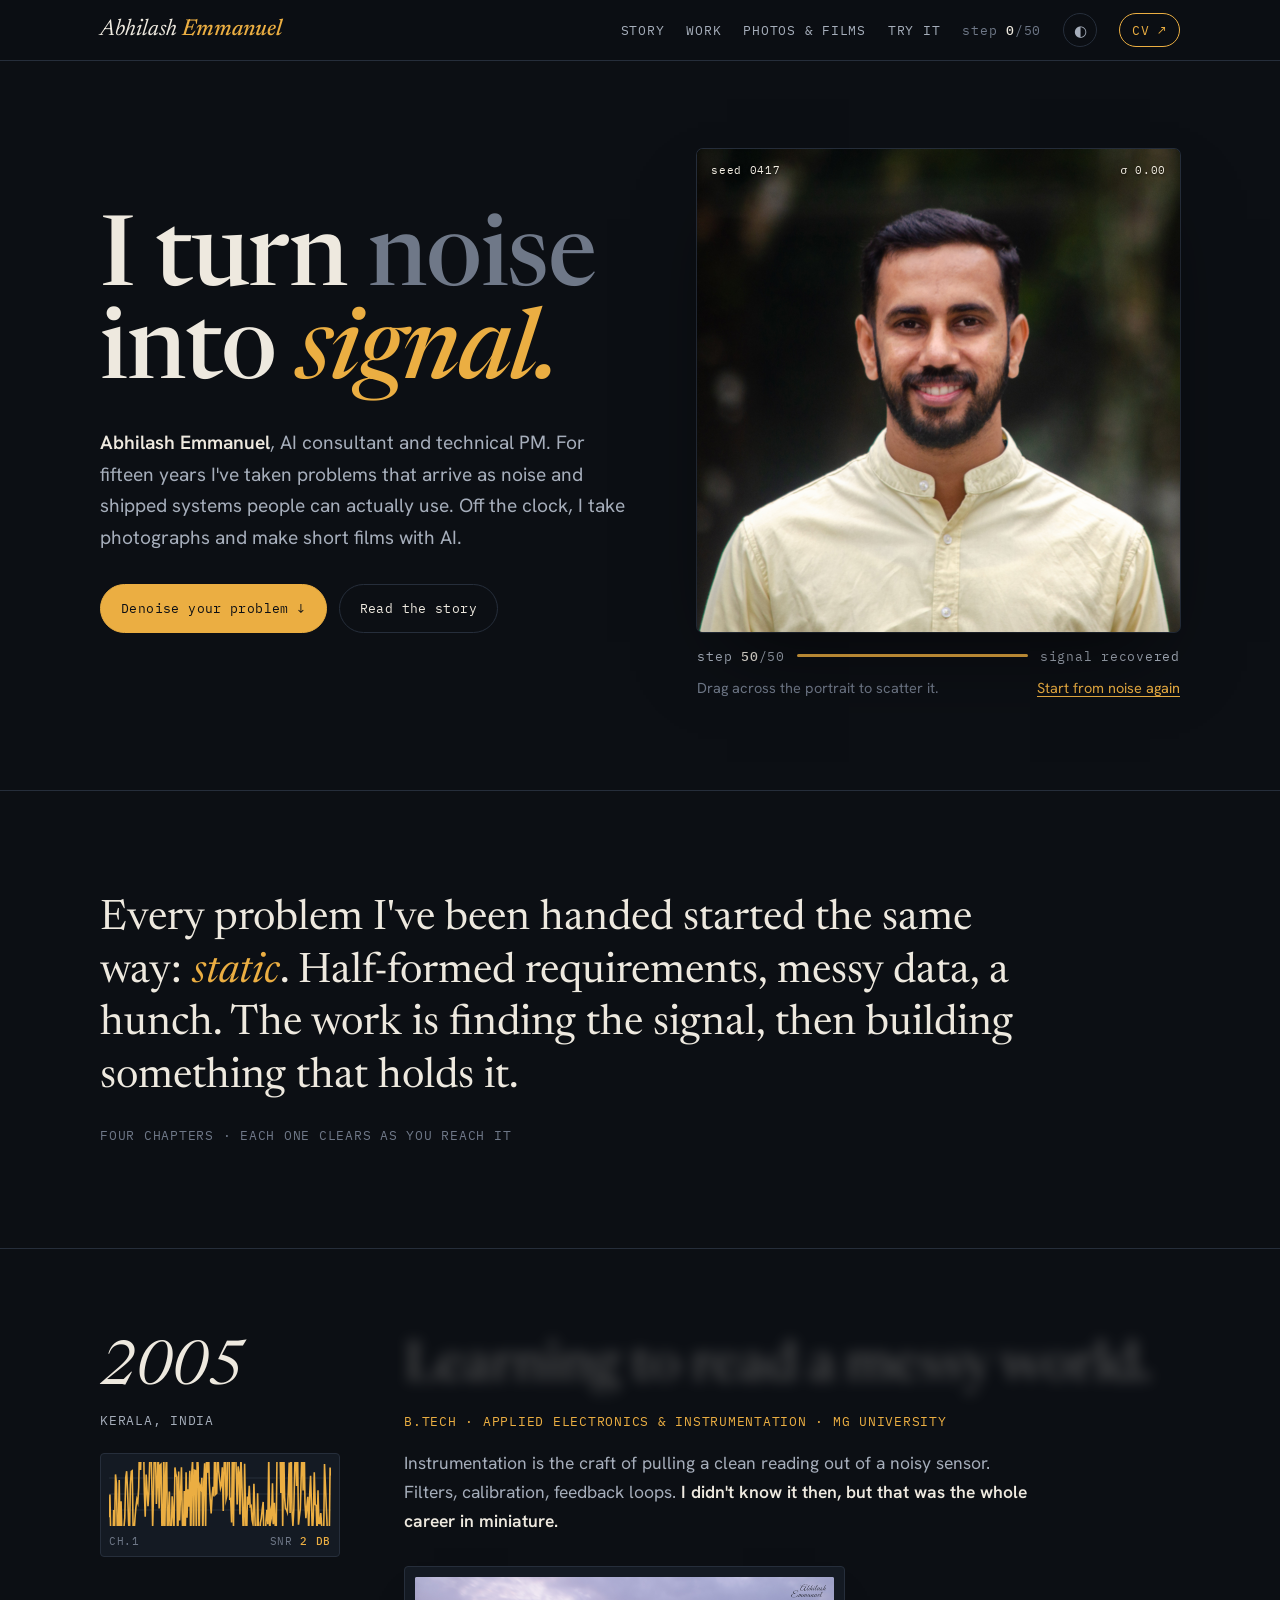
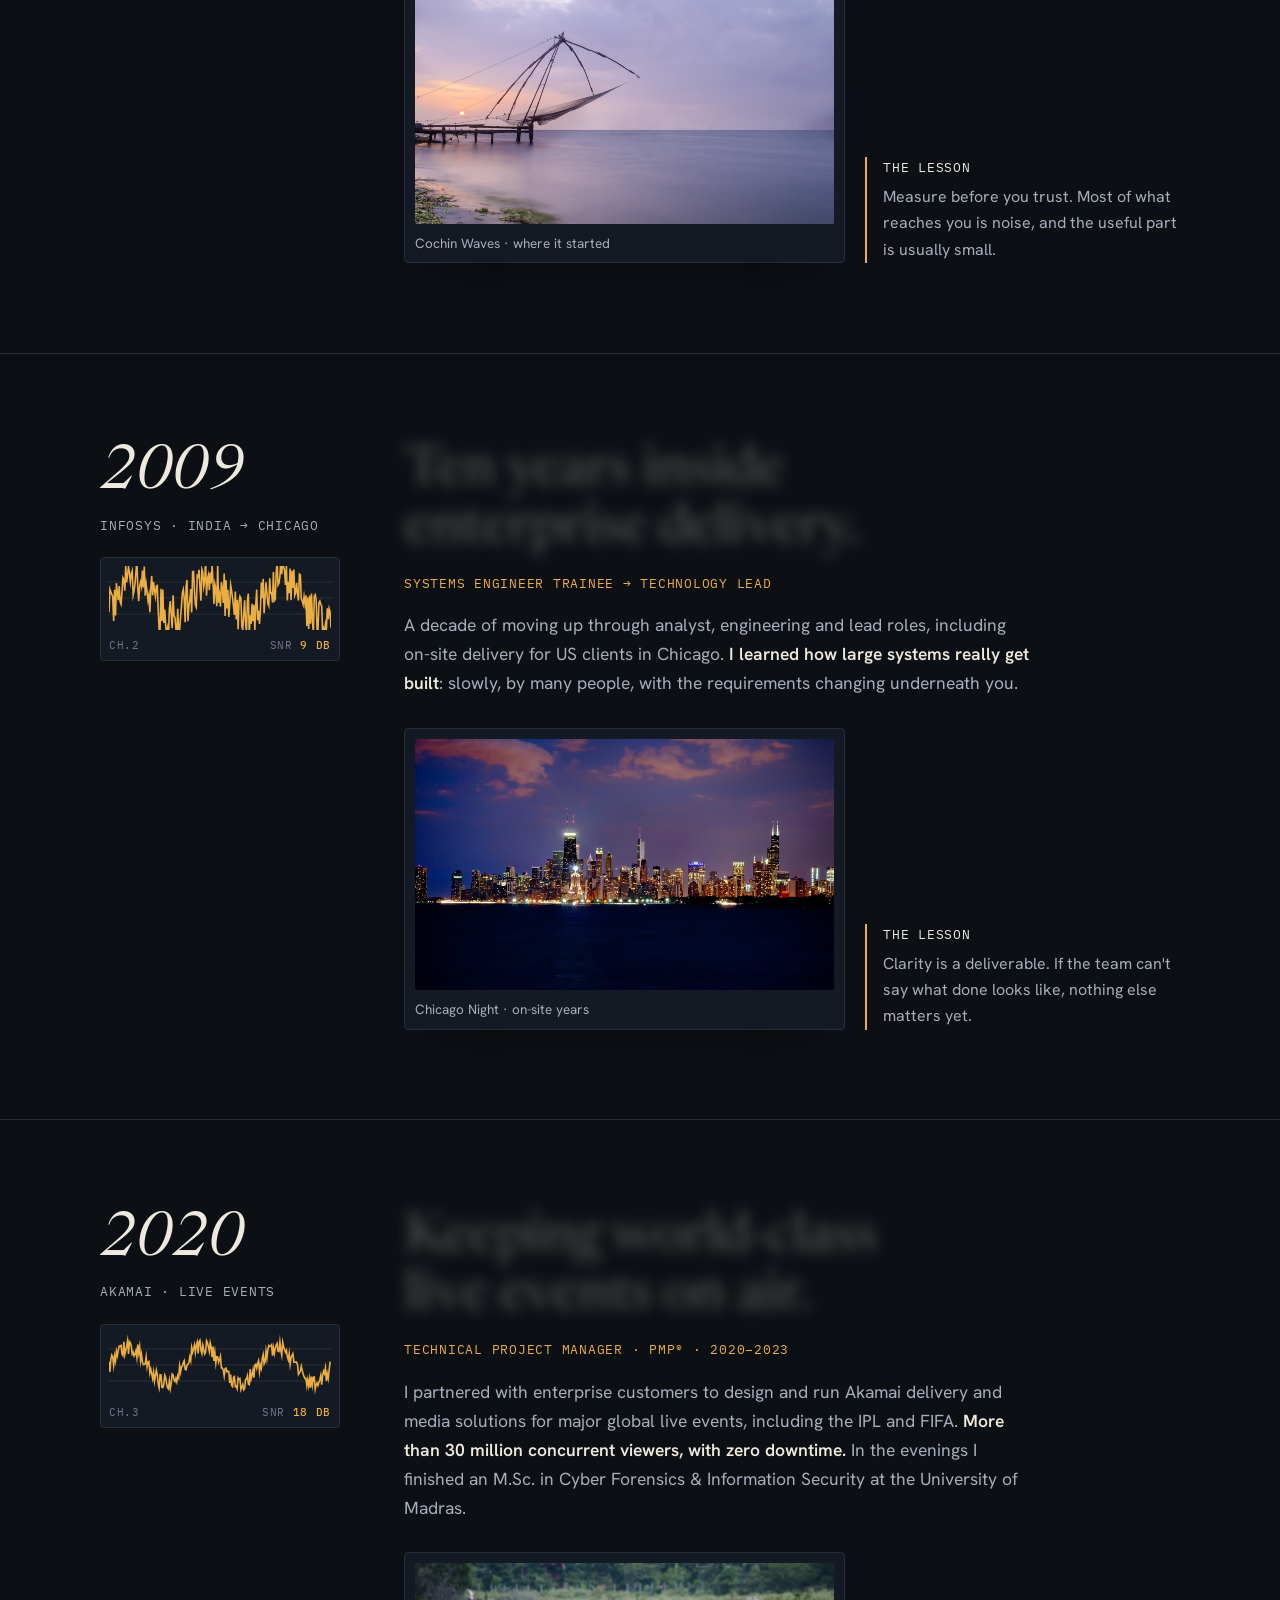
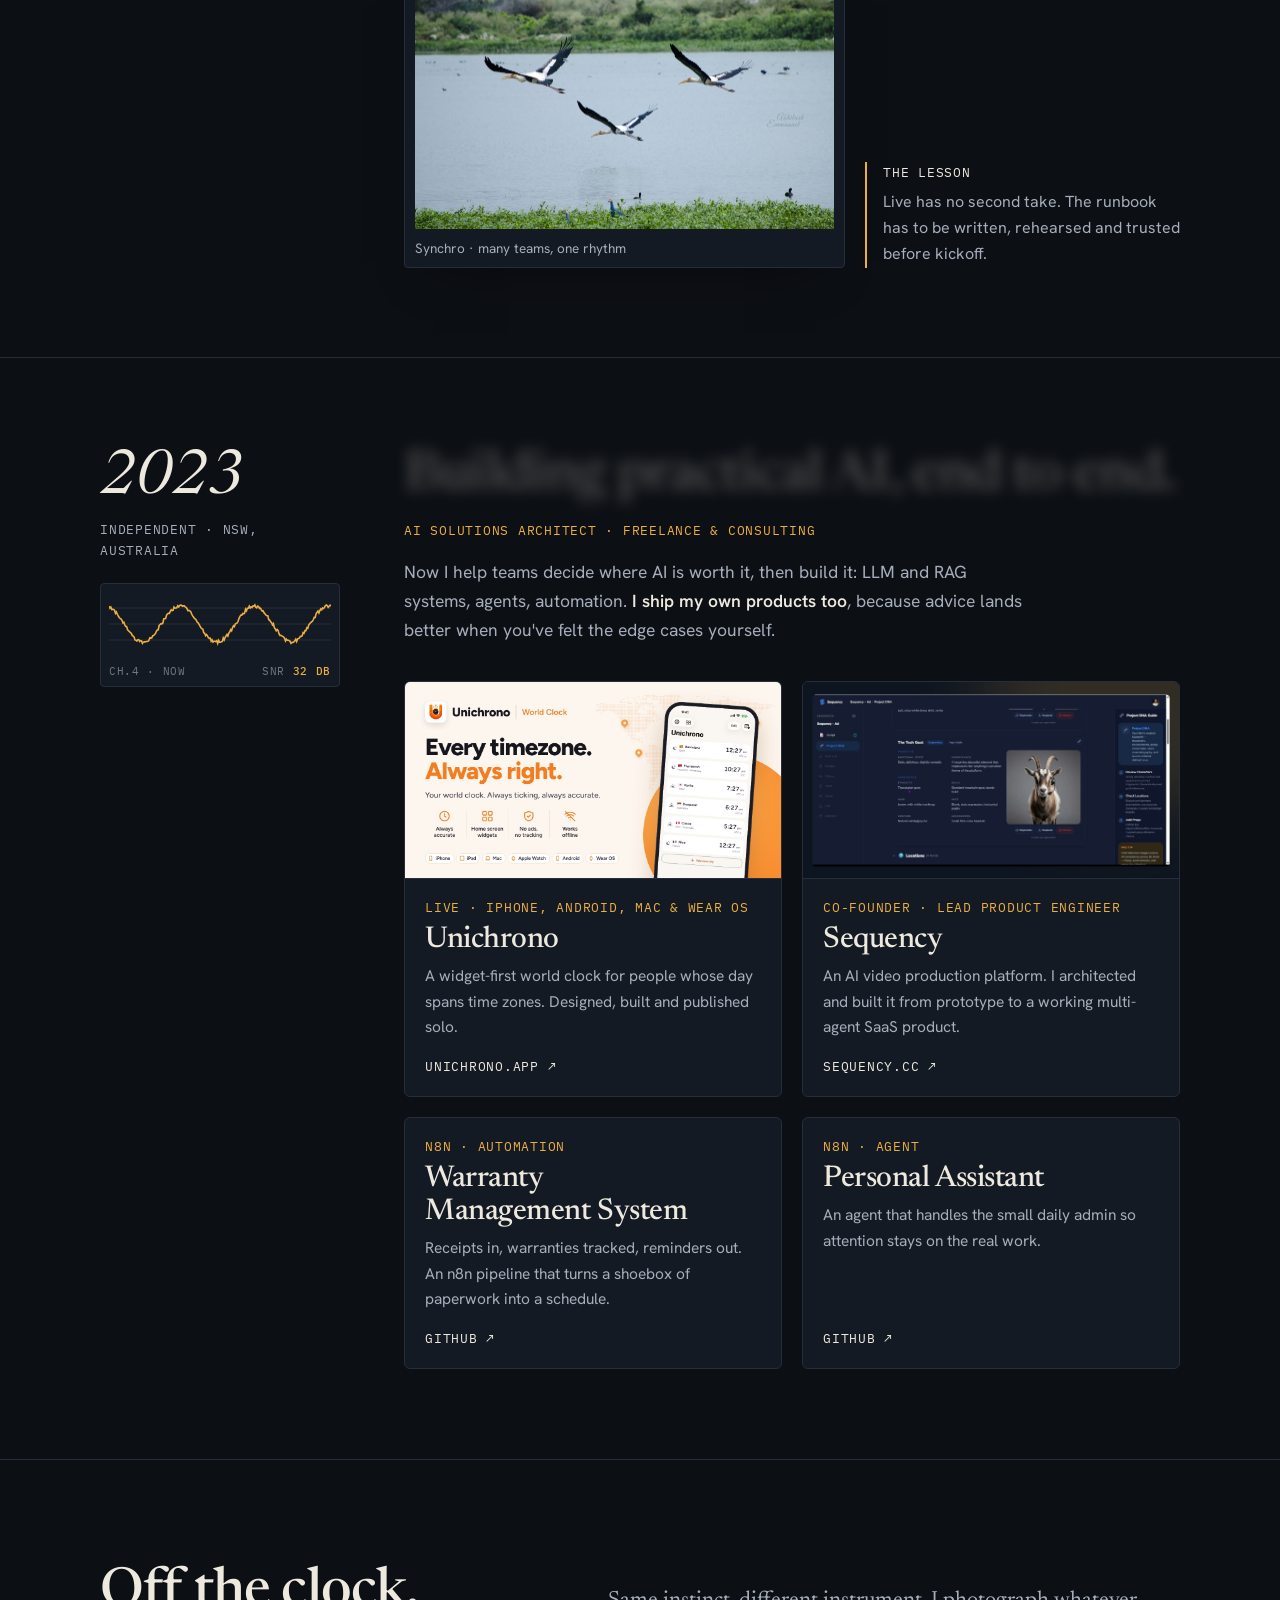
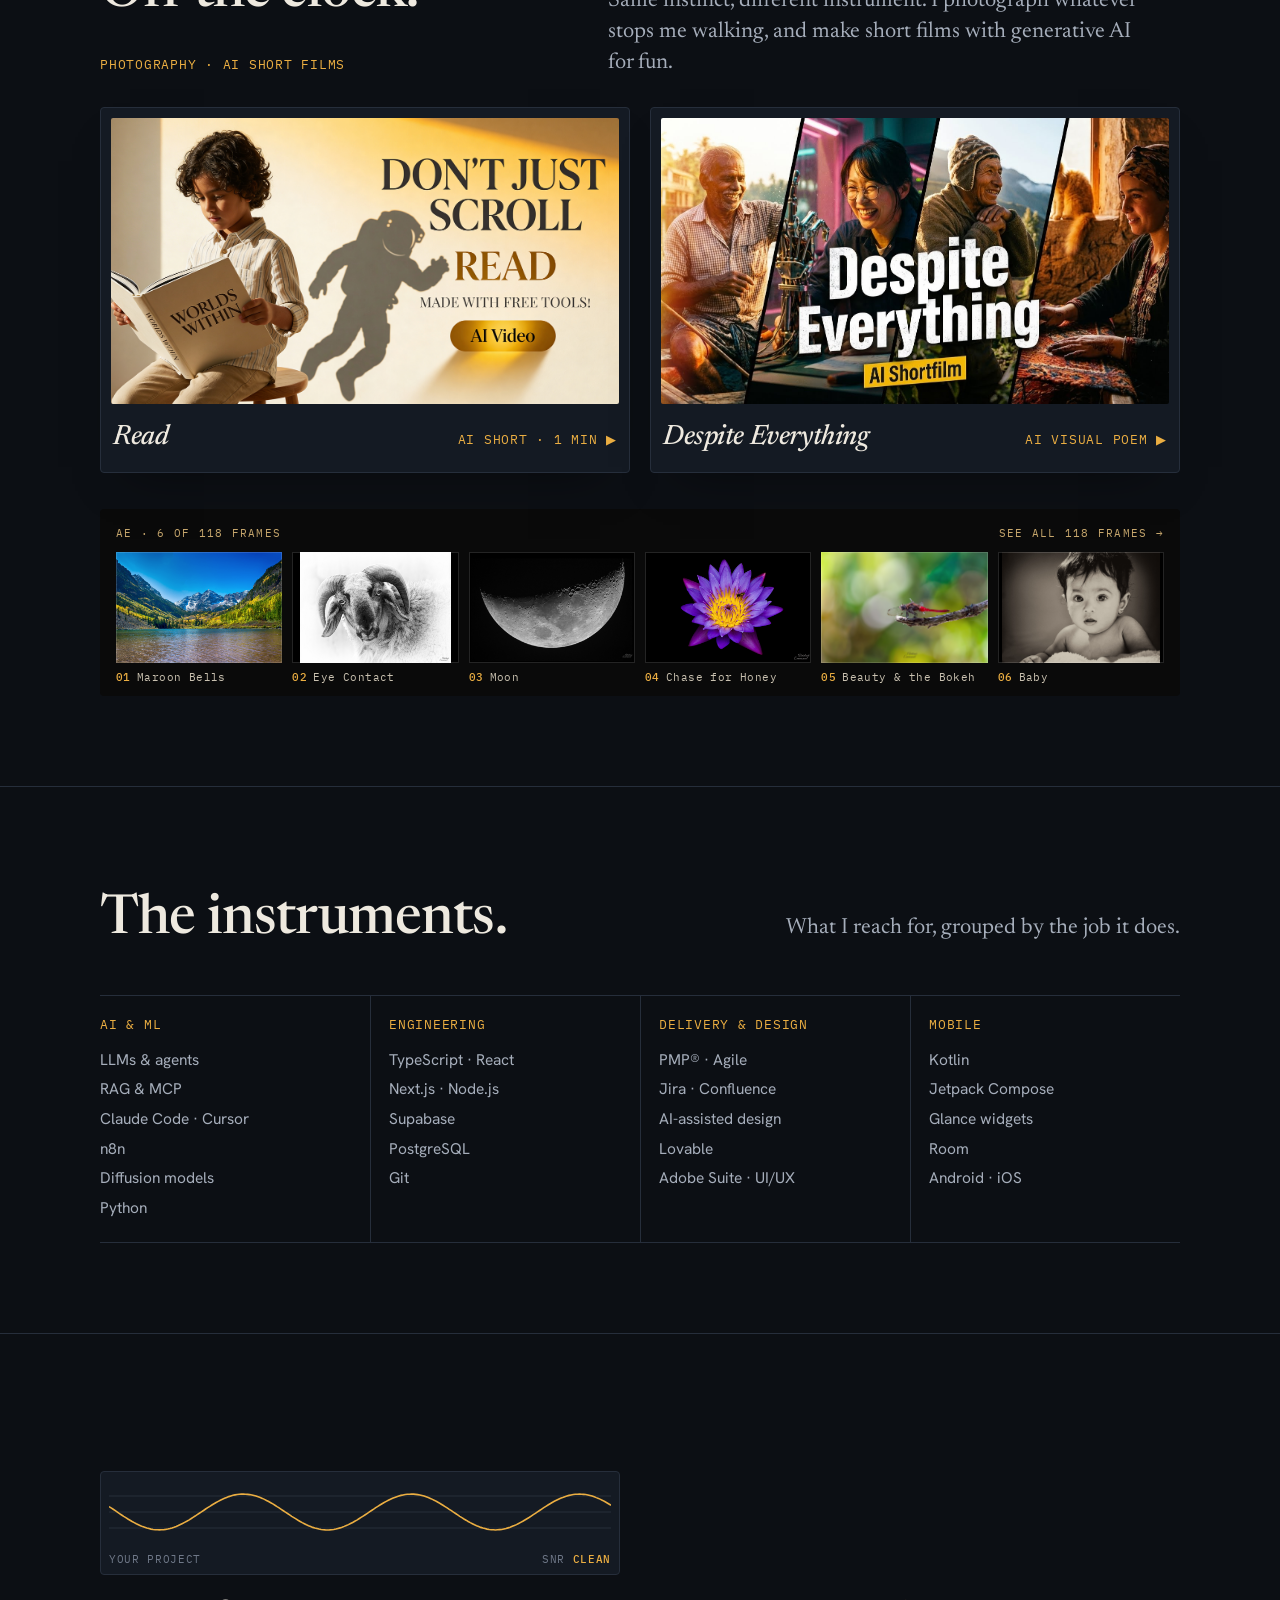
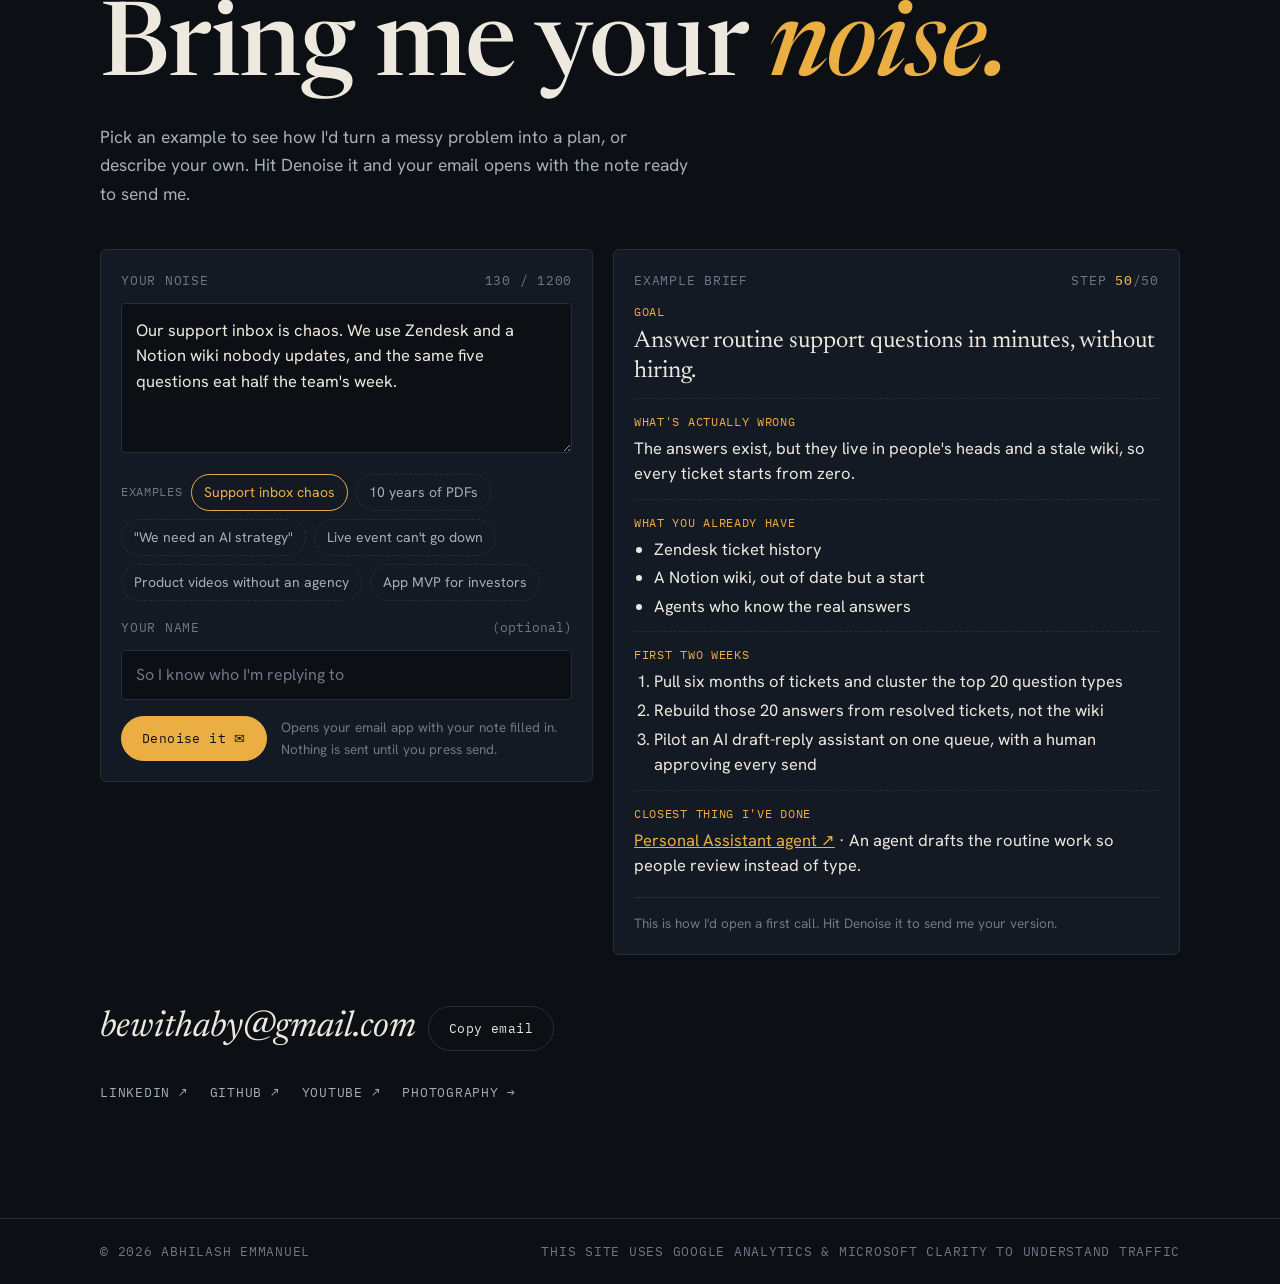
<file: index.html>
<!DOCTYPE html>
<html lang="en">
<head>
<meta charset="UTF-8">
<meta name="viewport" content="width=device-width, initial-scale=1.0, viewport-fit=cover">
<meta name="theme-color" content="#0c0f14">
<title>Abhilash Emmanuel · AI Consultant &amp; Technical PM</title>
<meta name="description" content="Abhilash Emmanuel, AI consultant and PMP-certified technical project manager. Fifteen years turning noise into signal: practical AI, world-class live events, and products people use.">
<link rel="icon" href="assets/favicon.svg" type="image/svg+xml">
<link rel="icon" href="assets/favicon.ico" sizes="any">
<!-- Google Analytics (GA4) -->
<script async src="https://www.googletagmanager.com/gtag/js?id=G-QEGD1KLBK4"></script>
<script>
  window.dataLayer = window.dataLayer || [];
  function gtag(){dataLayer.push(arguments);}
  gtag('js', new Date());
  gtag('config', 'G-QEGD1KLBK4');
</script>
<!-- Microsoft Clarity -->
<script type="text/javascript">
  (function(c,l,a,r,i,t,y){c[a]=c[a]||function(){(c[a].q=c[a].q||[]).push(arguments)};t=l.createElement(r);t.async=1;t.src="https://www.clarity.ms/tag/"+i;y=l.getElementsByTagName(r)[0];y.parentNode.insertBefore(t,y);})(window,document,"clarity","script","xcfkmgnenl");
</script>
<meta property="og:title" content="Abhilash Emmanuel · AI Consultant &amp; Technical PM">
<meta property="og:description" content="Abhilash Emmanuel, AI consultant and PMP-certified technical project manager. Fifteen years turning noise into signal: practical AI, world-class live events, and products people use.">
<meta property="og:image" content="https://abhilashemmanuel.com/assets/propic.jpg">
<meta property="og:type" content="website">
<link rel="preconnect" href="https://fonts.googleapis.com">
<link rel="preconnect" href="https://fonts.gstatic.com" crossorigin>
<link rel="stylesheet" href="https://fonts.googleapis.com/css2?family=Newsreader:ital,opsz,wght@0,6..72,400..600;1,6..72,400..600&family=Hanken+Grotesk:wght@400;500;600&family=IBM+Plex+Mono:wght@400;500&display=swap">
<style>
/* Layout: one long story told as a signal recovering from noise. Hero = a portrait denoised live (WebGL); chapter photos clear as you scroll; the page ends with a tool that denoises the visitor's own problem. */
:root{
  --bg:#0c0f14; --bg-2:#141a23; --line:#262e3b; --fg:#eee9df; --muted:#a6aebb; --faint:#6f7888;
  --accent:#ebae42; --accent-ink:#0c0f14;
  --display:'Newsreader',Georgia,'Times New Roman',serif;
  --body:'Hanken Grotesk',system-ui,-apple-system,'Segoe UI',sans-serif;
  --mono:'IBM Plex Mono',ui-monospace,Menlo,Consolas,monospace;
  color-scheme:dark;
}
:root[data-theme="light"]{
  --bg:#f3f0ea; --bg-2:#e9e4da; --line:#d4cdc0; --fg:#15171c; --muted:#4f5562; --faint:#7d838e;
  --accent:#9c5f0c; --accent-ink:#f3f0ea; color-scheme:light}

*{box-sizing:border-box}
[hidden]{display:none!important}
html{scroll-behavior:smooth}
body{margin:0;background:var(--bg);color:var(--fg);font-family:var(--body);font-size:17.5px;line-height:1.65;-webkit-font-smoothing:antialiased;overflow-x:hidden}
a{color:inherit}
a:focus-visible,button:focus-visible,textarea:focus-visible{outline:2px solid var(--accent);outline-offset:3px;border-radius:4px}
::selection{background:var(--accent);color:var(--accent-ink)}
.wrap{max-width:1160px;margin:0 auto;padding-inline:clamp(16px,4vw,40px)}
.mono{font-family:var(--mono);font-size:12.5px;letter-spacing:.06em;text-transform:uppercase}
h1,h2,h3{font-family:var(--display);font-weight:500;text-wrap:balance;margin:0;letter-spacing:-.015em;font-optical-sizing:auto}

/* nav + global step counter */
nav{position:sticky;top:env(safe-area-inset-top,0px);z-index:20;background:color-mix(in srgb,var(--bg) 88%,transparent);backdrop-filter:blur(10px);border-bottom:1px solid var(--line)}
nav .wrap{display:flex;align-items:center;justify-content:space-between;gap:16px;height:60px}
.brand{font-family:var(--display);font-style:italic;font-size:23px;text-decoration:none}
.brand b{color:var(--accent);font-weight:500}
.links{display:flex;gap:22px;align-items:center}
.links a{text-decoration:none;color:var(--muted);font-family:var(--mono);font-size:12.5px;letter-spacing:.06em;text-transform:uppercase;transition:color .2s}
.links a:hover{color:var(--accent)}
.links .cv{color:var(--accent);border:1px solid var(--accent);padding:6px 12px;border-radius:999px}
.theme{background:none;border:1px solid var(--line);color:var(--muted);width:34px;height:34px;border-radius:50%;cursor:pointer;font-size:15px;line-height:1;display:inline-flex;align-items:center;justify-content:center;transition:all .2s}
.theme:hover{border-color:var(--accent);color:var(--accent)}
.navstep{color:var(--faint);font-variant-numeric:tabular-nums;text-transform:none}
.navstep b{color:var(--fg);font-weight:500}
.progress{position:absolute;left:0;bottom:-1px;height:2px;width:100%}
.progress i{display:block;height:100%;width:0;background:var(--accent)}
@media (max-width:820px){.links a:not(.cv){display:none}}

/* hero */
.hero{padding-block:clamp(40px,7vw,88px) clamp(48px,7vw,96px);border-bottom:1px solid var(--line)}
.hero .wrap{display:grid;grid-template-columns:1.05fr .95fr;gap:clamp(28px,5vw,72px);align-items:center}
.hero .copy{min-width:0}
.kicker{color:var(--accent);margin-bottom:22px;display:flex;align-items:center;gap:10px}
.kicker::before{content:"";width:8px;height:8px;border-radius:50%;background:#3ddc84;box-shadow:0 0 0 4px rgba(61,220,132,.16)}
.hero h1{font-size:clamp(50px,7.6vw,108px);line-height:.95;font-weight:500}
.hero h1 em{color:var(--accent)}
.hero h1 .dim{color:var(--faint)}
.hero .lede{margin:26px 0 0;max-width:30em;color:var(--muted);font-size:clamp(17.5px,1.5vw,19.5px)}
.hero .lede strong{color:var(--fg);font-weight:600}
.cta{margin-top:30px;display:flex;flex-wrap:wrap;gap:12px}
.btn{display:inline-flex;align-items:center;gap:10px;padding:13px 20px;border-radius:999px;text-decoration:none;font-family:var(--mono);font-size:13px;letter-spacing:.03em;border:1px solid var(--line);background:none;color:var(--fg);cursor:pointer;transition:all .2s}
.btn:hover{border-color:var(--accent);color:var(--accent)}
.btn.pri{background:var(--accent);border-color:var(--accent);color:var(--accent-ink)}
.btn.pri:hover{filter:brightness(1.08);color:var(--accent-ink)}
.btn:disabled{opacity:.55;cursor:wait}

.lab{position:relative;min-width:0}
.plate{position:relative;aspect-ratio:1;max-width:520px;margin-left:auto;border-radius:6px;overflow:hidden;background:#111;box-shadow:0 40px 80px -30px rgba(0,0,0,.6),0 0 0 1px var(--line);touch-action:none;cursor:crosshair}
.gl{position:relative;overflow:hidden;max-width:100%}
.gl img{display:block;width:100%;height:100%;object-fit:cover}
.gl canvas{position:absolute;inset:0;width:100%;height:100%;display:block;visibility:hidden}
.gl.live canvas{visibility:visible}
.plate .corner{position:absolute;z-index:2;font-family:var(--mono);font-size:11px;letter-spacing:.06em;color:#f3eee3;text-shadow:0 1px 3px rgba(0,0,0,.8);pointer-events:none}
.plate .tl{top:12px;left:14px}.plate .tr{top:12px;right:14px}
.readout{max-width:520px;margin:14px 0 0 auto;display:flex;justify-content:space-between;align-items:center;gap:12px;flex-wrap:wrap}
.readout .meter{flex:1;min-width:140px;height:3px;background:var(--line);border-radius:3px;overflow:hidden}
.readout .meter i{display:block;height:100%;width:0;background:var(--accent)}
.readout .state{text-transform:none;color:var(--muted);font-variant-numeric:tabular-nums;white-space:nowrap}
.readout .state b{color:var(--fg);font-weight:500}
.hint{max-width:520px;margin:10px 0 0 auto;color:var(--faint);font-size:14.5px;display:flex;justify-content:space-between;gap:12px;flex-wrap:wrap}
.hint button{background:none;border:none;color:var(--accent);font:inherit;cursor:pointer;padding:0;text-decoration:underline;text-underline-offset:3px}
@media (max-width:860px){
  .hero .wrap{grid-template-columns:1fr}
  .lab{order:-1}
  .plate,.readout,.hint{max-width:380px;margin-inline:auto}
}

/* story */
.prologue{padding-block:clamp(56px,8vw,110px);border-bottom:1px solid var(--line)}
.prologue p{font-family:var(--display);font-size:clamp(26px,3.4vw,42px);line-height:1.25;max-width:22em;margin:0;text-wrap:pretty}
.prologue p em{color:var(--accent)}
.prologue .mono{color:var(--faint);margin-top:22px}

.chapter{padding-block:clamp(56px,7vw,96px);border-bottom:1px solid var(--line)}
.chapter .grid{display:grid;grid-template-columns:240px 1fr;gap:clamp(24px,5vw,72px)}
.when{min-width:0}
.when .yr{font-family:var(--display);font-size:clamp(44px,4.8vw,64px);line-height:1;font-style:italic}
.when .place{color:var(--muted);margin-top:10px}
.scope{margin-top:22px;border:1px solid var(--line);border-radius:4px;background:var(--bg-2);padding:8px 8px 6px}
.scope canvas{display:block;width:100%;height:64px}
.scope .mono{display:flex;justify-content:space-between;color:var(--faint);font-size:11px;margin-top:6px;font-variant-numeric:tabular-nums}
.scope .mono b{color:var(--accent);font-weight:500}
.body{min-width:0}
.body h2{font-size:clamp(34px,4.3vw,56px);line-height:1.05;max-width:16em}
.body .role{color:var(--accent);margin-top:14px}
.body p{max-width:36em;color:var(--muted);margin:18px 0 0}
.body p strong{color:var(--fg);font-weight:600}
.aside{margin-top:30px;display:grid;grid-template-columns:minmax(0,1.4fr) minmax(0,1fr);gap:20px;align-items:end}
.aside figure{margin:0;min-width:0;padding:10px 10px 8px;background:var(--bg-2);border:1px solid var(--line);border-radius:4px;box-shadow:0 24px 48px -30px rgba(0,0,0,.55)}
.aside .gl{border-radius:2px;outline:1px solid color-mix(in srgb,var(--fg) 8%,transparent);outline-offset:-1px}
.aside .gl img{height:auto}
.aside figcaption{color:var(--muted);margin-top:8px;font-size:13.5px;display:flex;justify-content:space-between;gap:10px}
.aside figcaption .mono{font-size:11px;text-transform:none;font-variant-numeric:tabular-nums}
.aside .note{border-left:2px solid var(--accent);padding-left:16px;color:var(--muted);font-size:16px}
.aside .note .mono{color:var(--fg);display:block;margin-bottom:6px}
@media (max-width:760px){.chapter .grid,.aside{grid-template-columns:1fr}}

/* work */
.work{margin-top:36px;display:grid;grid-template-columns:repeat(2,minmax(0,1fr));gap:20px}
.card{display:flex;flex-direction:column;text-decoration:none;border:1px solid var(--line);border-radius:6px;overflow:hidden;background:var(--bg-2);transition:transform .25s,border-color .25s}
.card:hover{transform:translateY(-4px);border-color:var(--accent)}
.card img{width:100%;max-width:100%;aspect-ratio:1200/630;object-fit:cover;display:block;border-bottom:1px solid var(--line)}
.card .in{padding:18px 20px 20px;display:flex;flex-direction:column;gap:6px;flex:1}
.card .tag{color:var(--accent)}
.card h3{font-size:30px;line-height:1.1}
.card p{margin:0;color:var(--muted);font-size:15.5px}
.card .go{margin-top:auto;padding-top:10px;color:var(--fg)}
@media (max-width:760px){.work{grid-template-columns:1fr}}

/* off the clock */
.offclock{padding-block:clamp(56px,7vw,96px);border-bottom:1px solid var(--line)}
.shead{display:flex;align-items:baseline;justify-content:space-between;gap:16px;flex-wrap:wrap;margin-bottom:28px}
.shead h2{font-size:clamp(34px,4.3vw,56px)}
.shead .role{color:var(--accent);margin-top:14px}
.shead p{margin:0;color:var(--muted);max-width:26em;font-family:var(--display);font-size:clamp(19px,1.8vw,22px);line-height:1.4;text-wrap:pretty}
.films{display:grid;grid-template-columns:repeat(2,minmax(0,1fr));gap:20px}
.film{position:relative;text-decoration:none;display:block;padding:10px 10px 12px;background:var(--bg-2);border:1px solid var(--line);border-radius:4px;box-shadow:0 24px 48px -30px rgba(0,0,0,.55);transition:border-color .25s}
.film:hover{border-color:var(--accent)}
.film .pic{overflow:hidden;border-radius:2px}
.film img{width:100%;max-width:100%;aspect-ratio:16/9;object-fit:cover;display:block;transition:transform .4s}
.film:hover img{transform:scale(1.03)}
.film .cap{padding:10px 2px 0;display:flex;justify-content:space-between;align-items:baseline;gap:12px}
.film .cap h3{font-size:28px;font-style:italic}
.film .cap .mono{color:var(--accent)}
.sheet{margin-top:36px;background:#0a0a0a;border-radius:4px;padding:16px 16px 10px;color:#e7c27e}
.sheet .edge a{color:inherit;text-decoration:none}.sheet .edge a:hover{color:#ebae42}
.sheet .edge{display:flex;justify-content:space-between;gap:12px;flex-wrap:wrap;font-family:var(--mono);font-size:10.5px;letter-spacing:.12em;opacity:.85;margin-bottom:10px}
.frames{display:grid;grid-template-columns:repeat(6,minmax(0,1fr));gap:10px}
.frames figure{margin:0}
.frames img{width:100%;max-width:100%;aspect-ratio:3/2;object-fit:contain;background:#000;outline:1px solid rgba(255,255,255,.14);outline-offset:-1px;display:block;filter:saturate(.9);transition:filter .3s}
.frames figure:hover img{filter:saturate(1.15) brightness(1.05)}
.frames figcaption{font-family:var(--mono);font-size:10.5px;letter-spacing:.04em;margin-top:6px;color:#c9c1b0;display:flex;gap:6px}
.frames figcaption b{color:#ebae42;font-weight:500}
@media (max-width:860px){.frames{grid-template-columns:repeat(3,minmax(0,1fr))}}
@media (max-width:760px){.films{grid-template-columns:1fr}}

/* instruments */
.instruments{padding-block:clamp(56px,7vw,96px);border-bottom:1px solid var(--line)}
.racks{display:grid;grid-template-columns:repeat(4,minmax(0,1fr));border-top:1px solid var(--line)}
.rack{padding:18px 18px 22px 0;border-bottom:1px solid var(--line)}
.rack + .rack{padding-left:18px;border-left:1px solid var(--line)}
.rack .mono{color:var(--accent);margin-bottom:12px}
.rack ul{list-style:none;margin:0;padding:0;display:flex;flex-direction:column;gap:4px;color:var(--muted);font-size:15.5px}
@media (max-width:860px){.racks{grid-template-columns:repeat(2,minmax(0,1fr))}.rack:nth-child(3){padding-left:0;border-left:none}}

/* coda + problem denoiser */
.coda{padding-block:clamp(64px,9vw,120px)}
.coda .scope{max-width:520px}
.coda h2{font-size:clamp(50px,8vw,112px);line-height:.95;margin-top:28px}
.coda h2 em{color:var(--accent)}
.coda .intro{color:var(--muted);max-width:34em;margin:22px 0 0}
.desk{margin-top:40px;display:grid;grid-template-columns:minmax(0,1fr) minmax(0,1.15fr);gap:20px;align-items:start}
.panel{border:1px solid var(--line);border-radius:6px;background:var(--bg-2);padding:20px;min-width:0}
.panel > .mono{color:var(--faint);display:flex;justify-content:space-between;gap:10px;margin-bottom:12px}
.panel > .mono b{color:var(--accent);font-weight:500;font-variant-numeric:tabular-nums}
textarea{width:100%;min-height:150px;resize:vertical;background:var(--bg);color:var(--fg);border:1px solid var(--line);border-radius:4px;padding:14px;font:inherit;font-size:16.5px;line-height:1.55}
textarea::placeholder{color:var(--faint)}
.chips{display:flex;flex-wrap:wrap;gap:8px;margin-top:12px;align-items:center}
.chips > span{color:var(--faint);font-size:11.5px}
.chip{background:none;border:1px dashed var(--line);color:var(--muted);border-radius:999px;padding:6px 12px;font:inherit;font-size:14px;cursor:pointer;transition:all .2s}
.chip:hover{border-color:var(--accent);color:var(--accent)}
.chip[aria-pressed="true"]{border-style:solid;border-color:var(--accent);color:var(--accent)}
.namelbl{display:block;color:var(--faint);margin:16px 0 6px}
.namelbl span{text-transform:none;letter-spacing:0}
input[type=text]{width:100%;background:var(--bg);color:var(--fg);border:1px solid var(--line);border-radius:4px;padding:11px 14px;font:inherit;font-size:16px}
input[type=text]::placeholder{color:var(--faint)}
input[type=text]:focus-visible{outline:2px solid var(--accent);outline-offset:3px}
.run{margin-top:16px;display:flex;align-items:center;gap:14px;flex-wrap:wrap}
.run .note{color:var(--faint);font-size:13.5px;flex:1;min-width:180px}
.out dl{margin:0;display:grid;gap:14px}
.out dl > div{padding-bottom:12px;border-bottom:1px dashed var(--line)}
.out dl > div:last-child{border-bottom:none;padding-bottom:0}
.out dt{font-family:var(--mono);font-size:11.5px;letter-spacing:.06em;text-transform:uppercase;color:var(--accent)}
.out dd{margin:4px 0 0;color:var(--fg);font-size:16.5px;line-height:1.55;overflow-wrap:anywhere}
.out dd ul,.out dd ol{margin:0;padding-left:20px;display:grid;gap:3px}
.out dd.goal{font-family:var(--display);font-size:24px;line-height:1.25}
.out dd a{color:var(--accent)}
.out dd.msg{white-space:pre-wrap;font-family:var(--display);font-size:19px;min-height:6em}
.out .foot{margin-top:18px;padding-top:14px;border-top:1px solid var(--line);color:var(--faint);font-size:13.5px}
.noisy{color:var(--faint)!important}
@media (max-width:860px){.desk{grid-template-columns:1fr}}

.mail{margin-top:44px;display:flex;flex-wrap:wrap;gap:12px;align-items:center}
.mail code{font-family:var(--display);font-style:italic;font-size:clamp(24px,3vw,36px);user-select:all;color:var(--fg);overflow-wrap:anywhere}
.social{margin-top:24px;display:flex;flex-wrap:wrap;gap:22px}
.social a{color:var(--muted);text-decoration:none}
.social a:hover{color:var(--accent)}
footer{border-top:1px solid var(--line);padding-block:22px;color:var(--faint)}
footer .wrap{display:flex;justify-content:space-between;gap:12px;flex-wrap:wrap}

@media (prefers-reduced-motion:reduce){*{transition:none!important;scroll-behavior:auto!important}}
</style>

</head>
<body>
<nav><div class="wrap">
  <a class="brand" href="index.html">Abhilash <b>Emmanuel</b></a>
  <div class="links">
    <a href="#story">Story</a><a href="#now">Work</a><a href="#offclock">Photos &amp; films</a><a href="#contact">Try it</a>
    <span class="navstep mono" id="navstep">step <b>0</b>/50</span>
    <button class="theme" id="themeBtn" type="button" aria-label="Switch theme">◐</button>
    <a class="cv" href="assets/CV.pdf">CV ↗</a>
  </div>
</div><div class="progress"><i id="navbar"></i></div></nav>

<header class="hero" id="top"><div class="wrap">
  <div class="copy">
    <h1>I turn <span class="dim">noise</span><br>into <em>signal.</em></h1>
    <p class="lede"><strong>Abhilash Emmanuel</strong>, AI consultant and technical PM. For fifteen years I've taken problems that arrive as noise and shipped systems people can actually use. Off the clock, I take photographs and make short films with AI.</p>
    <div class="cta">
      <a class="btn pri" href="#contact">Denoise your problem ↓</a>
      <a class="btn" href="#story">Read the story</a>
    </div>
  </div>
  <div class="lab">
    <div class="plate gl" id="plate" role="img" aria-label="Portrait of Abhilash Emmanuel, rendered by a live denoising animation">
      <img src="assets/propic.jpg" alt="">
      <canvas></canvas>
      <span class="corner tl" id="seed">seed 0417</span>
      <span class="corner tr" id="sigma">σ 1.00</span>
    </div>
    <div class="readout mono">
      <span class="state" id="state">step <b>0</b>/50</span>
      <span class="meter"><i id="bar"></i></span>
      <span class="state" id="label">denoising</span>
    </div>
    <div class="hint"><span>Drag across the portrait to scatter it.</span><button type="button" id="reroll">Start from noise again</button></div>
  </div>
</div></header>

<main id="story">
  <section class="prologue"><div class="wrap">
    <p>Every problem I've been handed started the same way: <em>static</em>. Half-formed requirements, messy data, a hunch. The work is finding the signal, then building something that holds it.</p>
    <div class="mono">Four chapters · each one clears as you reach it</div>
  </div></section>

  <section class="chapter"><div class="wrap grid">
    <div class="when">
      <div class="yr">2005</div>
      <div class="place mono">Kerala, India</div>
      <div class="scope"><canvas data-snr="2"></canvas><div class="mono"><span>ch.1</span><span>SNR <b>2 dB</b></span></div></div>
    </div>
    <div class="body">
      <h2 class="resolve">Learning to read a messy world.</h2>
      <div class="role mono">B.Tech · Applied Electronics &amp; Instrumentation · MG University</div>
      <p>Instrumentation is the craft of pulling a clean reading out of a noisy sensor. Filters, calibration, feedback loops. <strong>I didn't know it then, but that was the whole career in miniature.</strong></p>
      <div class="aside">
        <figure><div class="gl scroll"><img src="assets/photography/Cochin%20Waves.jpg" alt="Chinese fishing nets silhouetted at dusk in Kochi"><canvas></canvas></div><figcaption><span>Cochin Waves · where it started</span></figcaption></figure>
        <div class="note"><span class="mono">The lesson</span>Measure before you trust. Most of what reaches you is noise, and the useful part is usually small.</div>
      </div>
    </div>
  </div></section>

  <section class="chapter"><div class="wrap grid">
    <div class="when">
      <div class="yr">2009</div>
      <div class="place mono">Infosys · India → Chicago</div>
      <div class="scope"><canvas data-snr="9"></canvas><div class="mono"><span>ch.2</span><span>SNR <b>9 dB</b></span></div></div>
    </div>
    <div class="body">
      <h2 class="resolve">Ten years inside enterprise delivery.</h2>
      <div class="role mono">Systems Engineer Trainee → Technology Lead</div>
      <p>A decade of moving up through analyst, engineering and lead roles, including on-site delivery for US clients in Chicago. <strong>I learned how large systems really get built</strong>: slowly, by many people, with the requirements changing underneath you.</p>
      <div class="aside">
        <figure><div class="gl scroll"><img src="assets/photography/Chicago%20Night.jpg" alt="Chicago skyline lit up across the lake at night"><canvas></canvas></div><figcaption><span>Chicago Night · on-site years</span></figcaption></figure>
        <div class="note"><span class="mono">The lesson</span>Clarity is a deliverable. If the team can't say what done looks like, nothing else matters yet.</div>
      </div>
    </div>
  </div></section>

  <section class="chapter" id="akamai"><div class="wrap grid">
    <div class="when">
      <div class="yr">2020</div>
      <div class="place mono">Akamai · live events</div>
      <div class="scope"><canvas data-snr="18"></canvas><div class="mono"><span>ch.3</span><span>SNR <b>18 dB</b></span></div></div>
    </div>
    <div class="body">
      <h2 class="resolve">Keeping world-class live events on air.</h2>
      <div class="role mono">Technical Project Manager · PMP® · 2020–2023</div>
      <p>I partnered with enterprise customers to design and run Akamai delivery and media solutions for major global live events, including the IPL and FIFA. <strong>More than 30 million concurrent viewers, with zero downtime.</strong> In the evenings I finished an M.Sc. in Cyber Forensics &amp; Information Security at the University of Madras.</p>
      <div class="aside">
        <figure><div class="gl scroll"><img src="assets/photography/synchro.jpg" alt="Three storks flying in formation low over a lake"><canvas></canvas></div><figcaption><span>Synchro · many teams, one rhythm</span></figcaption></figure>
        <div class="note"><span class="mono">The lesson</span>Live has no second take. The runbook has to be written, rehearsed and trusted before kickoff.</div>
      </div>
    </div>
  </div></section>

  <section class="chapter" id="now"><div class="wrap grid">
    <div class="when">
      <div class="yr">2023</div>
      <div class="place mono">Independent · NSW, Australia</div>
      <div class="scope"><canvas data-snr="32"></canvas><div class="mono"><span>ch.4 · now</span><span>SNR <b>32 dB</b></span></div></div>
    </div>
    <div class="body">
      <h2 class="resolve">Building practical AI, end to end.</h2>
      <div class="role mono">AI Solutions Architect · Freelance &amp; consulting</div>
      <p>Now I help teams decide where AI is worth it, then build it: LLM and RAG systems, agents, automation. <strong>I ship my own products too</strong>, because advice lands better when you've felt the edge cases yourself.</p>
      <div class="work">
        <a class="card" href="https://unichrono.app/">
          <img src="assets/projects/unichrono-og.jpg" alt="Unichrono: every timezone, always right. World clock app on a phone" loading="lazy">
          <div class="in"><span class="tag mono">Live · iPhone, Android, Mac &amp; Wear OS</span><h3>Unichrono</h3><p>A widget-first world clock for people whose day spans time zones. Designed, built and published solo.</p><span class="go mono">unichrono.app ↗</span></div>
        </a>
        <a class="card" href="https://sequency.cc/">
          <img src="assets/projects/cover-sequency.jpg" alt="Sequency AI product interface" loading="lazy">
          <div class="in"><span class="tag mono">Co-founder · Lead product engineer</span><h3>Sequency</h3><p>An AI video production platform. I architected and built it from prototype to a working multi-agent SaaS product.</p><span class="go mono">sequency.cc ↗</span></div>
        </a>
        <a class="card" href="https://github.com/bewithaby/Warranty-Management-System-n8n">
          <div class="in"><span class="tag mono">n8n · automation</span><h3>Warranty Management System</h3><p>Receipts in, warranties tracked, reminders out. An n8n pipeline that turns a shoebox of paperwork into a schedule.</p><span class="go mono">GitHub ↗</span></div>
        </a>
        <a class="card" href="https://github.com/bewithaby/Personal-Assistant-n8n">
          <div class="in"><span class="tag mono">n8n · agent</span><h3>Personal Assistant</h3><p>An agent that handles the small daily admin so attention stays on the real work.</p><span class="go mono">GitHub ↗</span></div>
        </a>
      </div>
    </div>
  </div></section>

  <section class="offclock" id="offclock"><div class="wrap">
    <div class="shead"><div><h2>Off the clock.</h2><div class="role mono">Photography · AI short films</div></div><p>Same instinct, different instrument. I photograph whatever stops me walking, and make short films with generative AI for fun.</p></div>
    <div class="films">
      <a class="film" href="https://www.youtube.com/watch?v=NxaVQ67XbiA"><div class="pic"><img src="assets/projects/Read_Eng_Cover.jpg" alt="Still from the AI short film Read" loading="lazy"></div><div class="cap"><h3>Read</h3><span class="mono">AI short · 1 min ▶</span></div></a>
      <a class="film" href="https://www.youtube.com/watch?v=qTOToRxtrRI"><div class="pic"><img src="assets/projects/Despite_Everything_Thumbnail.jpeg" alt="Still from the AI short film Despite Everything" loading="lazy"></div><div class="cap"><h3>Despite Everything</h3><span class="mono">AI visual poem ▶</span></div></a>
    </div>
    <div class="sheet" aria-label="Contact sheet of selected photographs">
      <div class="edge"><span>AE · 6 OF 118 FRAMES</span><a href="photography.html">SEE ALL 118 FRAMES →</a></div>
      <div class="frames">
        <figure><img src="assets/photography/maroon%20bells.jpg" alt="Maroon Bells peaks above a lake in autumn" loading="lazy"><figcaption><b>01</b>Maroon Bells</figcaption></figure>
        <figure><img src="assets/photography/eye-contact.jpg" alt="Black-and-white portrait of a horned ram looking into the lens" loading="lazy"><figcaption><b>02</b>Eye Contact</figcaption></figure>
        <figure><img src="assets/photography/moon.jpg" alt="Crescent moon showing crater detail" loading="lazy"><figcaption><b>03</b>Moon</figcaption></figure>
        <figure><img src="assets/photography/Chase-for-Honey.jpg" alt="A bee inside a violet water lily" loading="lazy"><figcaption><b>04</b>Chase for Honey</figcaption></figure>
        <figure><img src="assets/photography/Beauty-and-the-Bokeh.jpg" alt="Red dragonfly on a twig against green bokeh" loading="lazy"><figcaption><b>05</b>Beauty &amp; the Bokeh</figcaption></figure>
        <figure><img src="assets/photography/Baby_bw.jpg" alt="Sepia portrait of a baby" loading="lazy"><figcaption><b>06</b>Baby</figcaption></figure>
      </div>
    </div>
  </div></section>

  <section class="instruments"><div class="wrap">
    <div class="shead"><h2>The instruments.</h2><p>What I reach for, grouped by the job it does.</p></div>
    <div class="racks">
      <div class="rack"><div class="mono">AI &amp; ML</div><ul><li>LLMs &amp; agents</li><li>RAG &amp; MCP</li><li>Claude Code · Cursor</li><li>n8n</li><li>Diffusion models</li><li>Python</li></ul></div>
      <div class="rack"><div class="mono">Engineering</div><ul><li>TypeScript · React</li><li>Next.js · Node.js</li><li>Supabase</li><li>PostgreSQL</li><li>Git</li></ul></div>
      <div class="rack"><div class="mono">Delivery &amp; design</div><ul><li>PMP® · Agile</li><li>Jira · Confluence</li><li>AI-assisted design</li><li>Lovable</li><li>Adobe Suite · UI/UX</li></ul></div>
      <div class="rack"><div class="mono">Mobile</div><ul><li>Kotlin</li><li>Jetpack Compose</li><li>Glance widgets</li><li>Room</li><li>Android · iOS</li></ul></div>
    </div>
  </div></section>

  <section class="coda" id="contact"><div class="wrap">
    <div class="scope"><canvas data-snr="60"></canvas><div class="mono"><span>your project</span><span>SNR <b>clean</b></span></div></div>
    <h2>Bring me your <em>noise.</em></h2>
    <p class="intro">Pick an example to see how I'd turn a messy problem into a plan, or describe your own. Hit Denoise it and your email opens with the note ready to send me.</p>

    <div class="desk">
      <form class="panel" id="noiseForm">
        <div class="mono"><label for="problem">Your noise</label><span id="charcount">0 / 1200</span></div>
        <textarea id="problem" maxlength="1200" placeholder="Describe the messy version of your problem."></textarea>
        <div class="chips"><span class="mono">Examples</span>
          <button type="button" class="chip" data-ex="0">Support inbox chaos</button>
          <button type="button" class="chip" data-ex="1">10 years of PDFs</button>
          <button type="button" class="chip" data-ex="2">"We need an AI strategy"</button>
          <button type="button" class="chip" data-ex="3">Live event can't go down</button>
          <button type="button" class="chip" data-ex="4">Product videos without an agency</button>
          <button type="button" class="chip" data-ex="5">App MVP for investors</button>
        </div>
        <label class="mono namelbl" for="sender">Your name <span>(optional)</span></label>
        <input id="sender" type="text" autocomplete="name" placeholder="So I know who I'm replying to">
        <div class="run">
          <button class="btn pri" type="submit" id="run">Denoise it ✉</button>
          <span class="note" id="runnote">Opens your email app with your note filled in. Nothing is sent until you press send.</span>
        </div>
      </form>

      <div class="panel out" aria-live="polite">
        <div class="mono"><span id="viewLabel">Example brief</span><span>step <b id="bstep">50</b>/50</span></div>
        <dl id="briefView">
          <div><dt>Goal</dt><dd class="goal" data-k="goal"></dd></div>
          <div><dt>What's actually wrong</dt><dd data-k="problem"></dd></div>
          <div><dt>What you already have</dt><dd><ul data-k="have"></ul></dd></div>
          <div><dt>First two weeks</dt><dd><ol data-k="steps"></ol></dd></div>
          <div><dt>Closest thing I've done</dt><dd data-k="match"></dd></div>
        </dl>
        <dl id="mailView" hidden>
          <div><dt>To</dt><dd>bewithaby@gmail.com</dd></div>
          <div><dt>Subject</dt><dd id="subj"></dd></div>
          <div><dt>Message</dt><dd id="body" class="msg"></dd></div>
        </dl>
        <div class="foot" id="foot">This is how I'd open a first call. Hit Denoise it to send me your version.</div>
      </div>
    </div>

    <div class="mail"><code id="email">bewithaby@gmail.com</code><button class="btn" type="button" id="copy">Copy email</button></div>
    <div class="social mono">
      <a href="https://www.linkedin.com/in/abhilash-emmanuel/">LinkedIn ↗</a>
      <a href="https://github.com/bewithaby">GitHub ↗</a>
      <a href="https://www.youtube.com/@Abhilash_Emmanuel">YouTube ↗</a>
      <a href="photography.html">Photography →</a>
    </div>
  </div></section>
</main>

<footer class="mono"><div class="wrap"><span>© 2026 Abhilash Emmanuel</span><span>This site uses Google Analytics &amp; Microsoft Clarity to understand traffic</span></div></footer>

<script>
(() => {
  const root = document.documentElement, btn = document.getElementById('themeBtn');
  try { const t = localStorage.getItem('ae-theme'); if (t === 'dark' || t === 'light') root.dataset.theme = t; } catch {}
  const isDark = () => root.dataset.theme !== 'light';
  const label = () => btn.setAttribute('aria-label', isDark() ? 'Switch to light theme' : 'Switch to dark theme');
  label();
  btn.addEventListener('click', () => {
    root.dataset.theme = isDark() ? 'light' : 'dark'; label();
    try { localStorage.setItem('ae-theme', root.dataset.theme); } catch {}
  });
})();
</script>
<script>
(() => {
  const reduce = matchMedia('(prefers-reduced-motion: reduce)').matches;
  const css = n => getComputedStyle(document.documentElement).getPropertyValue(n).trim();
  const clamp = (v,a,b) => Math.max(a, Math.min(b, v));
  const STEPS = 50;

  /* ================= WebGL denoiser (hero + chapter photos) ================= */
  const VS = `#version 300 es
  in vec2 p; out vec2 vUv;
  void main(){ vUv = p*.5+.5; gl_Position = vec4(p,0.,1.); }`;
  const FS = `#version 300 es
  precision highp float;
  uniform sampler2D uImg, uMask;
  uniform float uProg, uTime, uMaxLod, uGrain;
  uniform vec2 uScale, uTexel;
  in vec2 vUv; out vec4 o;
  float h(vec2 p){ p = fract(p*vec2(443.897,441.423)); p += dot(p, p.yx+19.19); return fract((p.x+p.y)*p.x); }
  void main(){
    float t = min(texture(uMask, vUv).r, uProg);
    float e = t*t*(3.-2.*t);
    vec2 uv = (vUv-.5)*uScale+.5;
    float lod = pow(1.-e, 1.2)*uMaxLod;
    vec2 r = uTexel*exp2(lod)*.75;
    vec3 c = textureLod(uImg, uv, lod).rgb*.36
           + textureLod(uImg, uv+vec2( r.x, r.y), lod).rgb*.16
           + textureLod(uImg, uv+vec2(-r.x, r.y), lod).rgb*.16
           + textureLod(uImg, uv+vec2( r.x,-r.y), lod).rgb*.16
           + textureLod(uImg, uv+vec2(-r.x,-r.y), lod).rgb*.16;
    vec2 px = floor(gl_FragCoord.xy/uGrain);
    float f = floor(uTime*24.);
    float g = h(px+f*17.31);
    vec3 col = vec3(h(px+f*3.1+1.7), h(px+f*5.3+9.1), h(px+f*7.7+3.3));
    vec3 nz = mix(vec3(g), col, .35);
    float s = pow(1.-e, 1.35);
    o = vec4(mix(c, nz, s), 1.);
  }`;

  const MASK = 64;
  function makeRenderer(box, maskSize){
    const canvas = box.querySelector('canvas'), img = box.querySelector('img');
    const gl = canvas.getContext('webgl2', {antialias:false, premultipliedAlpha:false});
    if (!gl) return null;
    const sh = (type, src) => { const s = gl.createShader(type); gl.shaderSource(s, src); gl.compileShader(s); if (!gl.getShaderParameter(s, gl.COMPILE_STATUS)) throw gl.getShaderInfoLog(s); return s; };
    const prog = gl.createProgram();
    gl.attachShader(prog, sh(gl.VERTEX_SHADER, VS)); gl.attachShader(prog, sh(gl.FRAGMENT_SHADER, FS)); gl.linkProgram(prog);
    if (!gl.getProgramParameter(prog, gl.LINK_STATUS)) throw gl.getProgramInfoLog(prog);
    gl.useProgram(prog);
    gl.bindBuffer(gl.ARRAY_BUFFER, gl.createBuffer());
    gl.bufferData(gl.ARRAY_BUFFER, new Float32Array([-1,-1, 3,-1, -1,3]), gl.STATIC_DRAW);
    const loc = gl.getAttribLocation(prog, 'p'); gl.enableVertexAttribArray(loc); gl.vertexAttribPointer(loc, 2, gl.FLOAT, false, 0, 0);
    const U = n => gl.getUniformLocation(prog, n);
    const u = {img:U('uImg'), mask:U('uMask'), prog:U('uProg'), time:U('uTime'), lod:U('uMaxLod'), grain:U('uGrain'), scale:U('uScale'), texel:U('uTexel')};

    gl.activeTexture(gl.TEXTURE0); gl.bindTexture(gl.TEXTURE_2D, gl.createTexture());
    gl.pixelStorei(gl.UNPACK_FLIP_Y_WEBGL, true);
    gl.texImage2D(gl.TEXTURE_2D, 0, gl.RGBA, gl.RGBA, gl.UNSIGNED_BYTE, img);
    gl.generateMipmap(gl.TEXTURE_2D);
    gl.texParameteri(gl.TEXTURE_2D, gl.TEXTURE_MIN_FILTER, gl.LINEAR_MIPMAP_LINEAR);
    gl.texParameteri(gl.TEXTURE_2D, gl.TEXTURE_MAG_FILTER, gl.LINEAR);
    gl.texParameteri(gl.TEXTURE_2D, gl.TEXTURE_WRAP_S, gl.CLAMP_TO_EDGE); gl.texParameteri(gl.TEXTURE_2D, gl.TEXTURE_WRAP_T, gl.CLAMP_TO_EDGE);

    const ms = maskSize || 1, mask = new Uint8Array(ms*ms).fill(maskSize ? 0 : 255);
    gl.activeTexture(gl.TEXTURE1); gl.bindTexture(gl.TEXTURE_2D, gl.createTexture());
    gl.pixelStorei(gl.UNPACK_FLIP_Y_WEBGL, false); gl.pixelStorei(gl.UNPACK_ALIGNMENT, 1);
    gl.texImage2D(gl.TEXTURE_2D, 0, gl.R8, ms, ms, 0, gl.RED, gl.UNSIGNED_BYTE, mask);
    gl.texParameteri(gl.TEXTURE_2D, gl.TEXTURE_MIN_FILTER, gl.LINEAR); gl.texParameteri(gl.TEXTURE_2D, gl.TEXTURE_MAG_FILTER, gl.LINEAR);
    gl.texParameteri(gl.TEXTURE_2D, gl.TEXTURE_WRAP_S, gl.CLAMP_TO_EDGE); gl.texParameteri(gl.TEXTURE_2D, gl.TEXTURE_WRAP_T, gl.CLAMP_TO_EDGE);
    gl.uniform1i(u.img, 0); gl.uniform1i(u.mask, 1);

    const iw = img.naturalWidth, ih = img.naturalHeight;
    gl.uniform2f(u.texel, 1/iw, 1/ih);
    gl.uniform1f(u.lod, Math.log2(Math.max(iw, ih)) - 2.5);

    function size(){
      const dpr = Math.min(2, devicePixelRatio || 1), w = Math.max(1, box.clientWidth), h = Math.max(1, box.clientHeight);
      canvas.width = Math.round(w*dpr); canvas.height = Math.round(h*dpr);
      gl.viewport(0, 0, canvas.width, canvas.height);
      const ca = w/h, ia = iw/ih;
      gl.uniform2f(u.scale, ia > ca ? ca/ia : 1, ia > ca ? 1 : ia/ca);
      gl.uniform1f(u.grain, Math.max(1, dpr*1.5));
    }
    size();
    box.classList.add('live');
    return {
      mask, size,
      uploadMask(){ gl.activeTexture(gl.TEXTURE1); gl.texSubImage2D(gl.TEXTURE_2D, 0, 0, 0, ms, ms, gl.RED, gl.UNSIGNED_BYTE, mask); },
      draw(p, time){ gl.uniform1f(u.prog, p); gl.uniform1f(u.time, time); gl.drawArrays(gl.TRIANGLES, 0, 3); }
    };
  }
  const whenLoaded = img => img.complete && img.naturalWidth ? Promise.resolve() : new Promise(r => { img.onload = r; img.onerror = r; });

  /* ---------- hero ---------- */
  const plate = document.getElementById('plate');
  const stateEl = document.getElementById('state'), bar = document.getElementById('bar'), label = document.getElementById('label'), sigmaEl = document.getElementById('sigma'), seedEl = document.getElementById('seed');
  const heroT = new Float32Array(MASK*MASK);
  let hero = null, heroRunning = false, heroLast = 0, down = false;
  function heroReport(m){
    stateEl.innerHTML = `step <b>${Math.round(m*STEPS)}</b>/${STEPS}`;
    bar.style.width = (m*100).toFixed(1)+'%';
    sigmaEl.textContent = 'σ ' + Math.pow(1-m, 1.35).toFixed(2);
    label.textContent = m > .995 ? 'signal recovered' : 'denoising';
  }
  function heroTick(now){
    const dt = Math.min(64, now - heroLast); heroLast = now;
    const inc = dt/2600; let sum = 0, done = true;
    for (let i=0;i<heroT.length;i++){ if (heroT[i] < 1){ heroT[i] = Math.min(1, heroT[i]+inc); done = false; } sum += heroT[i]; hero.mask[i] = heroT[i]*255; }
    hero.uploadMask(); hero.draw(1, now/1000); heroReport(sum/heroT.length);
    if (done){ heroRunning = false; return; }
    requestAnimationFrame(heroTick);
  }
  function heroStart(){ if (hero && !heroRunning){ heroRunning = true; heroLast = performance.now(); requestAnimationFrame(heroTick); } }
  function brush(e){
    const r = plate.getBoundingClientRect();
    const cx = (e.clientX-r.left)/r.width*MASK, cy = (1-(e.clientY-r.top)/r.height)*MASK, R = MASK*.12;
    for (let y=Math.max(0,cy-R|0); y<Math.min(MASK,cy+R+1); y++) for (let x=Math.max(0,cx-R|0); x<Math.min(MASK,cx+R+1); x++){
      const d = Math.hypot(x+.5-cx, y+.5-cy)/R; if (d < 1){ const i = y*MASK+x; heroT[i] = Math.min(heroT[i], d*d*.85); }
    }
    heroStart();
  }

  /* ---------- scroll-cleared chapter photos ---------- */
  const scrollers = [];
  function scrollProgress(el){
    const r = el.getBoundingClientRect(), vh = innerHeight;
    return clamp((vh*.98 - r.top) / (vh*.38), 0, 1);
  }
  function scrollLoop(now){
    for (const s of scrollers){
      const r = s.box.getBoundingClientRect();
      if (r.bottom < -50 || r.top > innerHeight+50) continue;
      const p = scrollProgress(s.box);
      if (p < 1 || s.p !== 1){ s.r.draw(p, now/1000); s.p = p; if (s.cap) s.cap.textContent = `step ${Math.round(p*STEPS)}/${STEPS}`; }
    }
    requestAnimationFrame(scrollLoop);
  }

  async function initGL(){
    if (reduce){ heroReport(1); return; }
    try {
      await whenLoaded(plate.querySelector('img'));
      hero = makeRenderer(plate, MASK);
    } catch(err){ console.warn('hero webgl', err); hero = null; }
    if (hero){
      heroStart();
      plate.addEventListener('pointerdown', e => { down = true; plate.setPointerCapture(e.pointerId); brush(e); });
      plate.addEventListener('pointermove', e => { if (down || e.pointerType === 'mouse') brush(e); });
      addEventListener('pointerup', () => down = false);
    } else heroReport(1);
    for (const box of document.querySelectorAll('.gl.scroll')){
      try {
        await whenLoaded(box.querySelector('img'));
        const r = makeRenderer(box, 0);
        if (r) scrollers.push({box, r, cap: box.parentElement.querySelector('[data-steps]'), p: -1});
      } catch(err){ console.warn('photo webgl', err); }
    }
    addEventListener('resize', () => {
      if (hero){ hero.size(); hero.draw(1, performance.now()/1000); }
      scrollers.forEach(s => { s.r.size(); s.p = -1; });
    });
    requestAnimationFrame(scrollLoop);
  }
  document.getElementById('reroll').addEventListener('click', () => {
    seedEl.textContent = 'seed ' + String(Math.random()*9999|0).padStart(4,'0');
    if (hero){ heroT.fill(0); heroStart(); }
  });

  /* ---------- headlines + nav step counter ---------- */
  const heads = [...document.querySelectorAll('.resolve')];
  const navstep = document.getElementById('navstep'), navbar = document.getElementById('navbar');
  function onScroll(){
    const max = document.documentElement.scrollHeight - innerHeight;
    const f = max > 0 ? clamp(scrollY/max, 0, 1) : 1;
    navstep.innerHTML = `step <b>${Math.round(f*STEPS)}</b>/${STEPS}`;
    navbar.style.width = (f*100).toFixed(2) + '%';
    if (reduce) return;
    for (const h of heads){
      const p = scrollProgress(h);
      h.style.filter = p >= 1 ? '' : `blur(${((1-p)*7).toFixed(2)}px)`;
      h.style.opacity = p >= 1 ? '' : (.3 + .7*p).toFixed(3);
    }
  }
  addEventListener('scroll', onScroll, {passive:true}); addEventListener('resize', onScroll); onScroll();
  initGL();

  /* ================= chapter oscilloscopes ================= */
  const scopes = [...document.querySelectorAll('.scope canvas')].map(c => {
    const snr = +c.dataset.snr, amp = Math.pow(10, -snr/20)*1.6;
    return {c, amp, pts: Array.from({length:240}, () => Math.random()*2-1), visible:false, phase:Math.random()*6};
  });
  function drawScope(s){
    const c = s.c, dpr = Math.min(2, devicePixelRatio||1), w = c.clientWidth, h = c.clientHeight;
    if (!w) return;
    if (c.width !== Math.round(w*dpr)){ c.width = Math.round(w*dpr); c.height = Math.round(h*dpr); }
    const g = c.getContext('2d'); g.setTransform(dpr,0,0,dpr,0,0); g.clearRect(0,0,w,h);
    g.strokeStyle = css('--line'); g.lineWidth = 1;
    for (let i=1;i<4;i++){ g.beginPath(); g.moveTo(0,h*i/4); g.lineTo(w,h*i/4); g.stroke(); }
    g.strokeStyle = css('--accent'); g.lineWidth = 1.6; g.beginPath();
    const n = s.pts.length;
    for (let i=0;i<n;i++){
      const x = i/(n-1)*w, k = (i + (s.phase*20|0)) % n;
      const y = h/2 + (Math.sin(i/n*Math.PI*6 + s.phase) + s.pts[k]*s.amp*2.2) * h*.28;
      i ? g.lineTo(x,y) : g.moveTo(x,y);
    }
    g.stroke();
  }
  scopes.forEach(drawScope);
  if (!reduce && 'IntersectionObserver' in window){
    const io = new IntersectionObserver(es => es.forEach(e => { scopes.find(s => s.c === e.target).visible = e.isIntersecting; }));
    scopes.forEach(s => io.observe(s.c));
    (function loop(){ scopes.forEach(s => { if (s.visible){ s.phase += .03; drawScope(s); } }); requestAnimationFrame(loop); })();
  }
  addEventListener('resize', () => scopes.forEach(drawScope));
  matchMedia('(prefers-color-scheme: dark)').addEventListener('change', () => scopes.forEach(drawScope));
  new MutationObserver(() => scopes.forEach(drawScope)).observe(document.documentElement, {attributes:true, attributeFilter:['data-theme']});

  /* ================= "Bring me your noise" ================= */
  const $ = id => document.getElementById(id);
  const EMAIL = 'bewithaby@gmail.com';
  const EXAMPLES = [
    { q:"Our support inbox is chaos. We use Zendesk and a Notion wiki nobody updates, and the same five questions eat half the team's week.",
      goal:"Answer routine support questions in minutes, without hiring.",
      problem:"The answers exist, but they live in people's heads and a stale wiki, so every ticket starts from zero.",
      have:["Zendesk ticket history","A Notion wiki, out of date but a start","Agents who know the real answers"],
      steps:["Pull six months of tickets and cluster the top 20 question types","Rebuild those 20 answers from resolved tickets, not the wiki","Pilot an AI draft-reply assistant on one queue, with a human approving every send"],
      match:{label:"Personal Assistant agent", url:"https://github.com/bewithaby/Personal-Assistant-n8n", why:"An agent drafts the routine work so people review instead of type."} },
    { q:"We have ten years of warranty and service records as scanned PDFs. Nobody can find anything and we keep missing expiry dates.",
      goal:"Find any record in seconds and never miss an expiry again.",
      problem:"The records are fine. They're unstructured, so nothing can search them or send a reminder.",
      have:["Ten years of PDFs","A small set of repeating document types","Known expiry rules"],
      steps:["Sample 200 PDFs and agree the eight fields that matter","Extract those fields with an LLM pipeline and spot-check accuracy","Load results into a searchable table with automatic expiry reminders"],
      match:{label:"Warranty Management System", url:"https://github.com/bewithaby/Warranty-Management-System-n8n", why:"Documents in, warranties tracked, reminders out. Already built."} },
    { q:"Leadership wants an AI strategy by next quarter. Everyone has ideas, nobody agrees, and we don't know where to start.",
      goal:"A short list of AI bets with owners and payback, ready for leadership.",
      problem:"“AI strategy” is undefined. The real need is ranking where AI saves time or money first.",
      have:["Teams with repetitive workflows","Existing tools and data","Leadership attention, for now"],
      steps:["Interview six to eight teams about their slowest repeated tasks","Score each idea on value, data readiness and risk","Prototype the top one to prove the approach before the quarter ends"],
      match:{label:"AI consulting since 2023", url:"#now", why:"Advisory through to hands-on build, for teams starting from zero."} },
    { q:"We're streaming a major live event next month. Last time the site buckled at peak and we found out from social media.",
      goal:"Stay up at peak, and know about problems before your audience does.",
      problem:"Nobody owns the event end to end. Capacity, monitoring and escalation are planned separately, if at all.",
      have:["Traffic data from the last event","A CDN and cloud setup already in place","A fixed date that forces decisions"],
      steps:["Replay last event's traffic and failure timeline, minute by minute","Load-test the delivery path at two to three times expected peak","Write the event runbook: owners, alerts, escalation and rollback"],
      match:{label:"IPL & FIFA live events at Akamai", url:"#akamai", why:"30M+ concurrent viewers with zero downtime. Same playbook, sized to you."} },
    { q:"We need dozens of short product videos a month. Agencies are slow and expensive, and nobody on our team edits video.",
      goal:"Ship on-brand product videos every week without an agency.",
      problem:"Video is treated as a one-off production, not a repeatable pipeline with templates and review.",
      have:["Product photos and brand guidelines","Scripts or product copy","A team that can review, even if it can't produce"],
      steps:["Pick three video formats that cover most of your needs","Build an AI pipeline: script, scenes, voice, music, edit","Run a two-week pilot and compare cost per video with the agency"],
      match:{label:"Sequency", url:"https://sequency.cc/", why:"I co-founded an AI video production platform and make AI short films myself."} },
    { q:"I have an app idea and some sketches. I need something real on iPhone and Android to show investors in two months.",
      goal:"A working app in investors' hands within two months.",
      problem:"The idea is bigger than two months. The real task is choosing the one flow that proves it.",
      have:["Sketches and a clear audience","A deadline","Your own domain knowledge"],
      steps:["Cut the idea to one core flow and agree what proves it","Prototype that flow with AI-assisted design and test it with five users","Build it cross-platform and ship to TestFlight and Play testing"],
      match:{label:"Unichrono", url:"https://unichrono.app/", why:"Designed, built and shipped solo on iPhone, Android, Mac and Wear OS."} }
  ];
  const form = $('noiseForm'), ta = $('problem'), nameIn = $('sender'), runBtn = $('run'), runNote = $('runnote');
  const briefView = $('briefView'), mailView = $('mailView'), viewLabel = $('viewLabel'), foot = $('foot'), bstep = $('bstep');
  const subjEl = $('subj'), bodyEl = $('body'), chips = [...document.querySelectorAll('.chip')];
  const F = k => document.querySelector(`[data-k="${k}"]`);
  const GLYPHS = '░▒▓#%&@*+=-:·';
  const glyph = () => GLYPHS[Math.random()*GLYPHS.length|0];
  let currentEx = null;

  function denoise(el, final, dur){
    if (reduce){ el.textContent = final; return Promise.resolve(); }
    const chars = Array.from(final);
    const lock = chars.map((_, i) => (i/chars.length)*.55 + Math.random()*.45);
    const t0 = performance.now();
    el.classList.add('noisy');
    return new Promise(res => (function f(now){
      const k = clamp((now-t0)/dur, 0, 1);
      el.textContent = chars.map((ch, i) => (k >= lock[i] || /\s/.test(ch)) ? ch : glyph()).join('');
      bstep.textContent = Math.round(k*STEPS);
      if (k < 1) return requestAnimationFrame(f);
      el.classList.remove('noisy'); res();
    })(t0));
  }

  /* example briefs: shown exactly as written */
  function showExample(i, animate){
    const ex = EXAMPLES[i]; currentEx = ex;
    chips.forEach((c, j) => c.setAttribute('aria-pressed', String(j === i)));
    ta.value = ex.q; counter();
    briefView.hidden = false; mailView.hidden = true;
    viewLabel.textContent = 'Example brief'; foot.textContent = "This is how I'd open a first call. Hit Denoise it to send me your version.";
    const els = [];
    const put = (el, t) => { el.textContent = t; els.push(el); };
    put(F('goal'), ex.goal); put(F('problem'), ex.problem);
    for (const k of ['have','steps']){ const ul = F(k); ul.textContent = ''; ex[k].forEach(t => { const li = document.createElement('li'); ul.append(li); put(li, t); }); }
    const m = F('match'); m.textContent = '';
    const a = document.createElement('a'); a.href = ex.match.url; if (/^https?:/.test(ex.match.url)) a.target = '_blank';
    const why = document.createElement('span');
    m.append(a, document.createTextNode(' · '), why); put(a, ex.match.label + (ex.match.url.startsWith('#') ? ' ↑' : ' ↗')); put(why, ex.match.why);
    bstep.textContent = STEPS;
    if (animate) els.forEach((el, n) => denoise(el, el.textContent, 650 + n*80));
  }
  chips.forEach((c, i) => c.addEventListener('click', () => showExample(i, true)));

  /* the visitor's own note → email */
  const subjectFor = t => {
    const w = t.trim().split(/\s+/).filter(Boolean);
    return 'Noise to signal: ' + (w.length ? w.slice(0, 7).join(' ').replace(/[.,;:!?]+$/, '') + (w.length > 7 ? '…' : '') : 'a problem worth solving');
  };
  const bodyFor = (t, n) => `Hi Abhilash,\n\n${t.trim() || '(Describe the problem here.)'}${n.trim() ? '\n\n' + n.trim() : ''}`;
  function showMail(){
    briefView.hidden = true; mailView.hidden = false;
    viewLabel.textContent = 'Your email'; foot.textContent = "If your email app doesn't open, write to bewithaby@gmail.com and paste your note.";
    subjEl.textContent = subjectFor(ta.value); bodyEl.textContent = bodyFor(ta.value, nameIn.value);
  }
  const counter = () => $('charcount').textContent = `${ta.value.length} / 1200`;
  function onEdit(){
    counter();
    if (currentEx && ta.value === currentEx.q) return;
    currentEx = null; chips.forEach(c => c.setAttribute('aria-pressed', 'false'));
    showMail();
  }
  ta.addEventListener('input', onEdit); nameIn.addEventListener('input', () => { if (!mailView.hidden) showMail(); });

  form.addEventListener('submit', async e => {
    e.preventDefault();
    runBtn.disabled = true;
    const subject = subjectFor(ta.value), body = bodyFor(ta.value, nameIn.value);
    showMail();
    await Promise.all([denoise(subjEl, subject, 600), denoise(bodyEl, body, 1000)]);
    const a = document.createElement('a');
    a.href = `mailto:${EMAIL}?subject=${encodeURIComponent(subject)}&body=${encodeURIComponent(body)}`;
    document.body.append(a); a.click(); a.remove();
    runNote.textContent = 'Your email app should now be open with the note filled in. Press send there.';
    runBtn.disabled = false;
  });

  showExample(0, false);

  $('copy').addEventListener('click', e => {
    const btn = e.currentTarget, el = $('email');
    const ok = () => { btn.textContent = 'Copied'; setTimeout(() => btn.textContent = 'Copy email', 1600); };
    const fallback = () => { const r = document.createRange(); r.selectNodeContents(el); const s = getSelection(); s.removeAllRanges(); s.addRange(r); btn.textContent = 'Selected, press Ctrl/⌘ C'; };
    try { navigator.clipboard.writeText(el.textContent).then(ok, fallback); } catch { fallback(); }
  });
})();
</script>

</body>
</html>
</file>
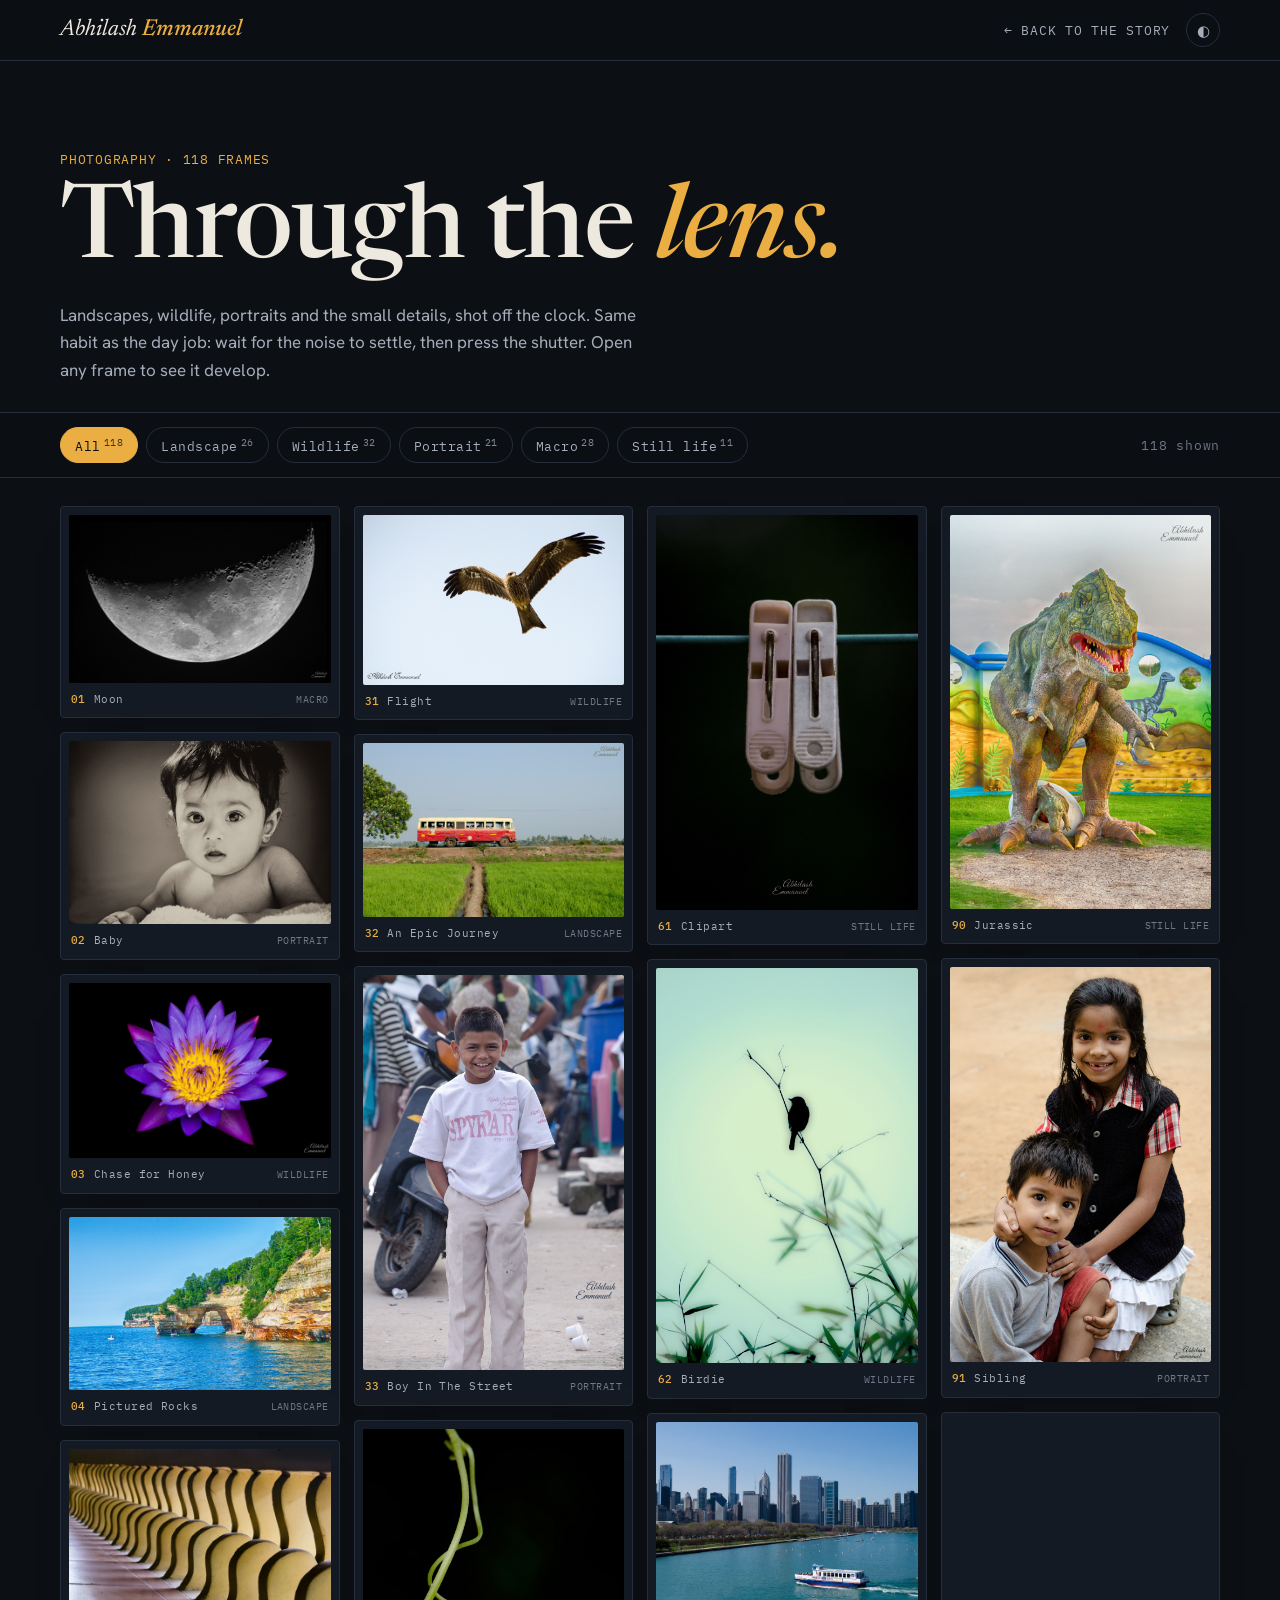
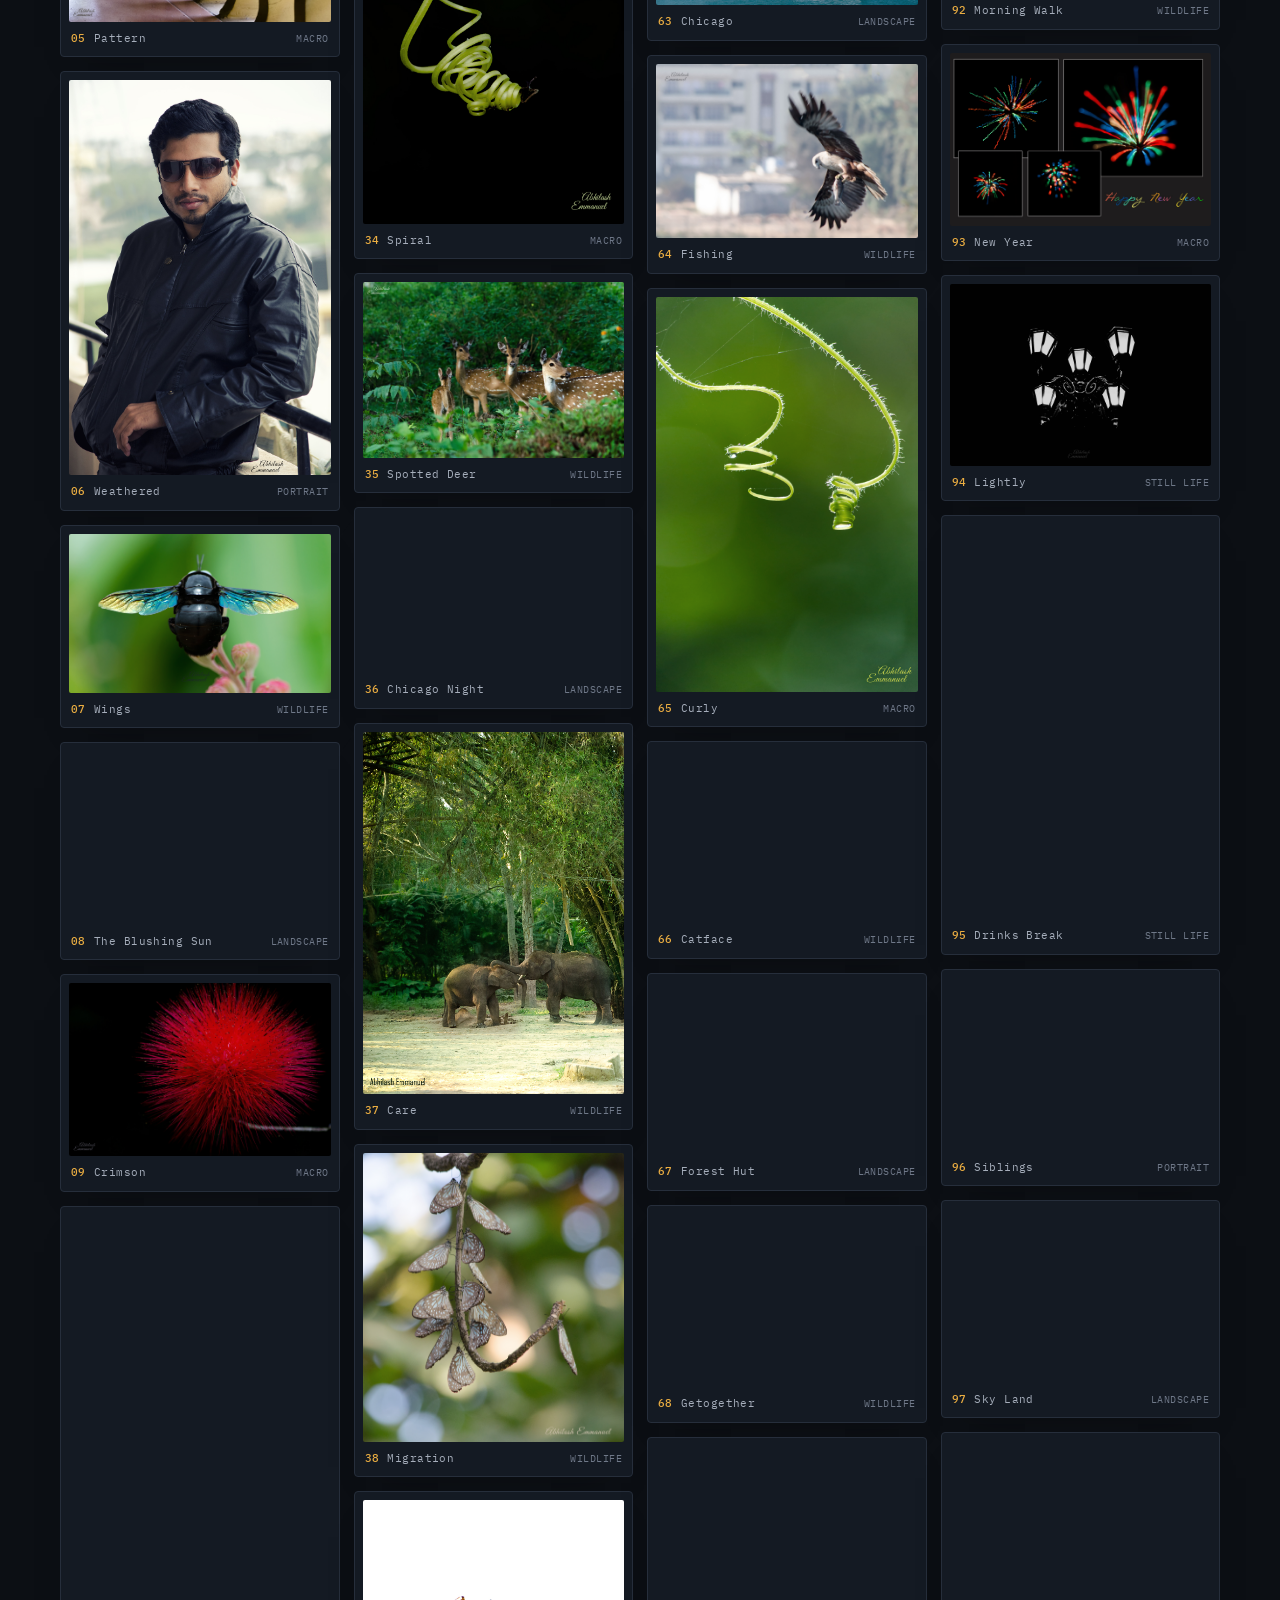
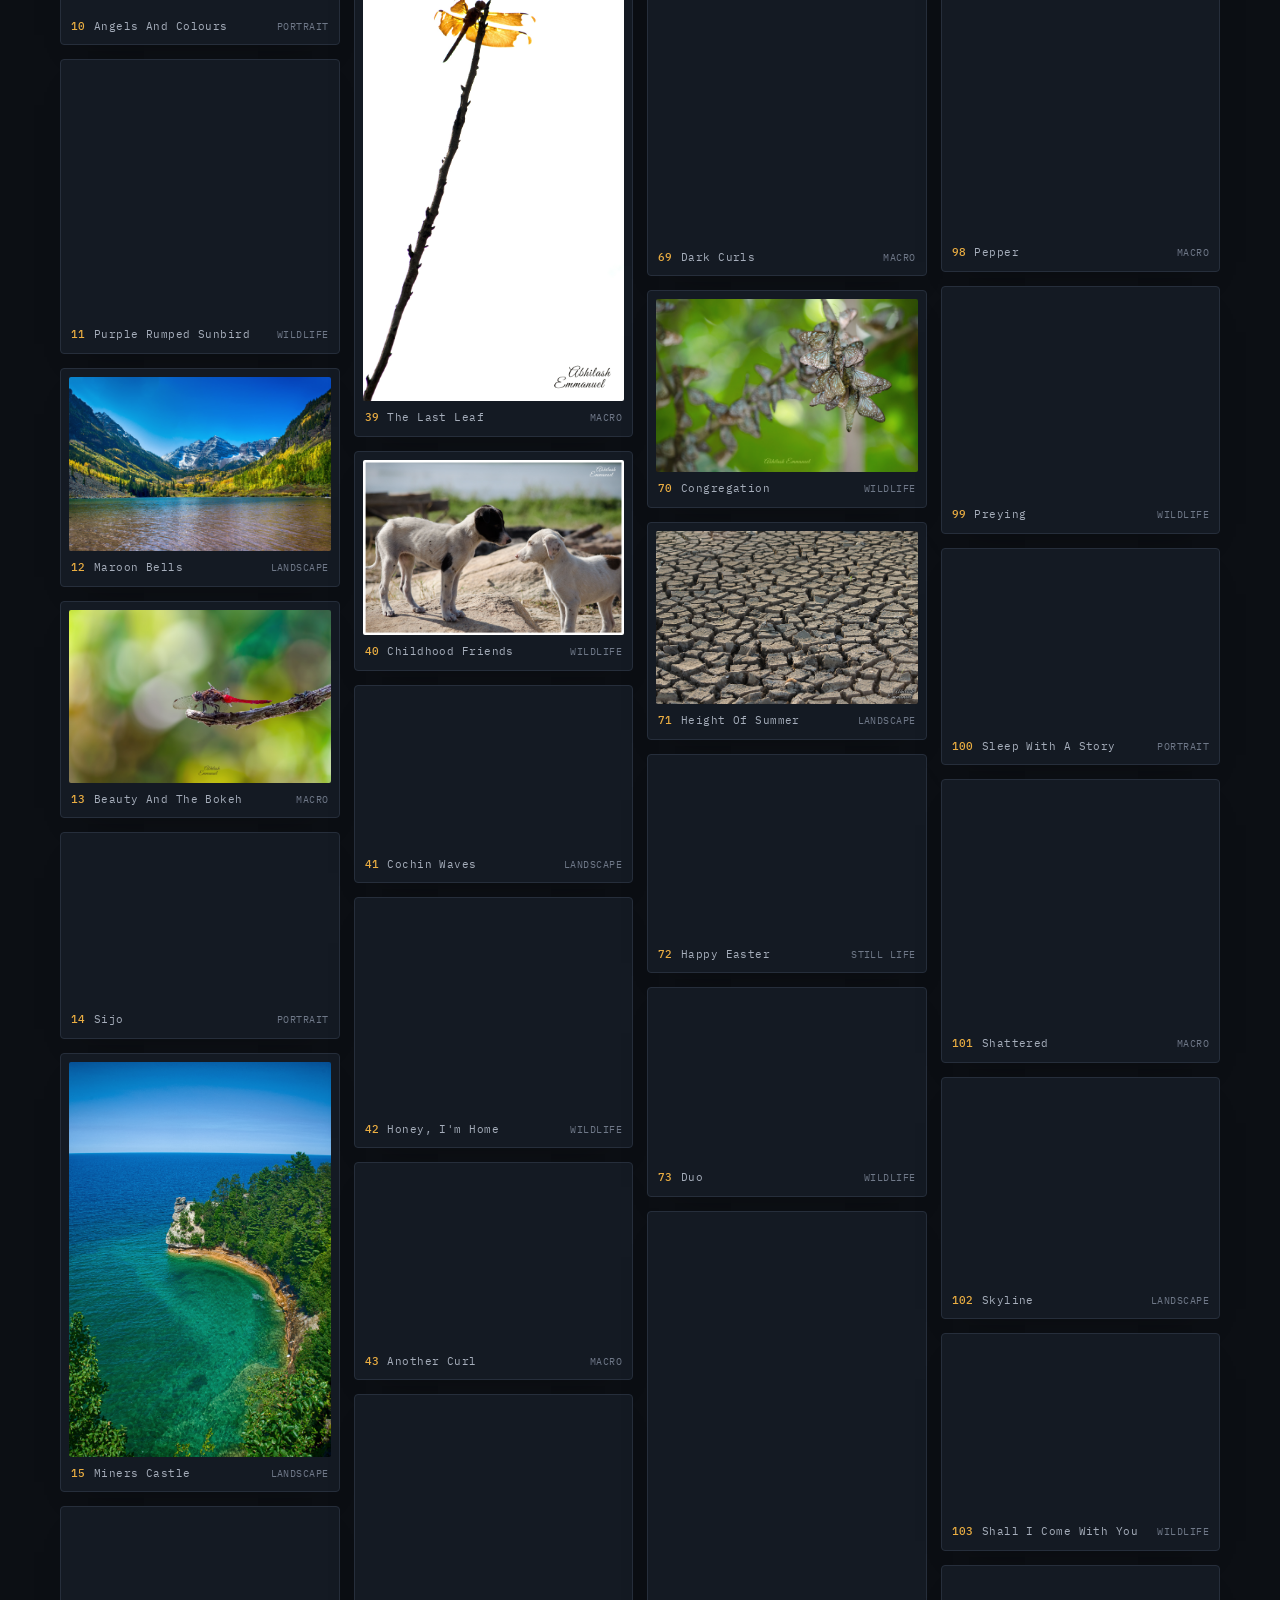
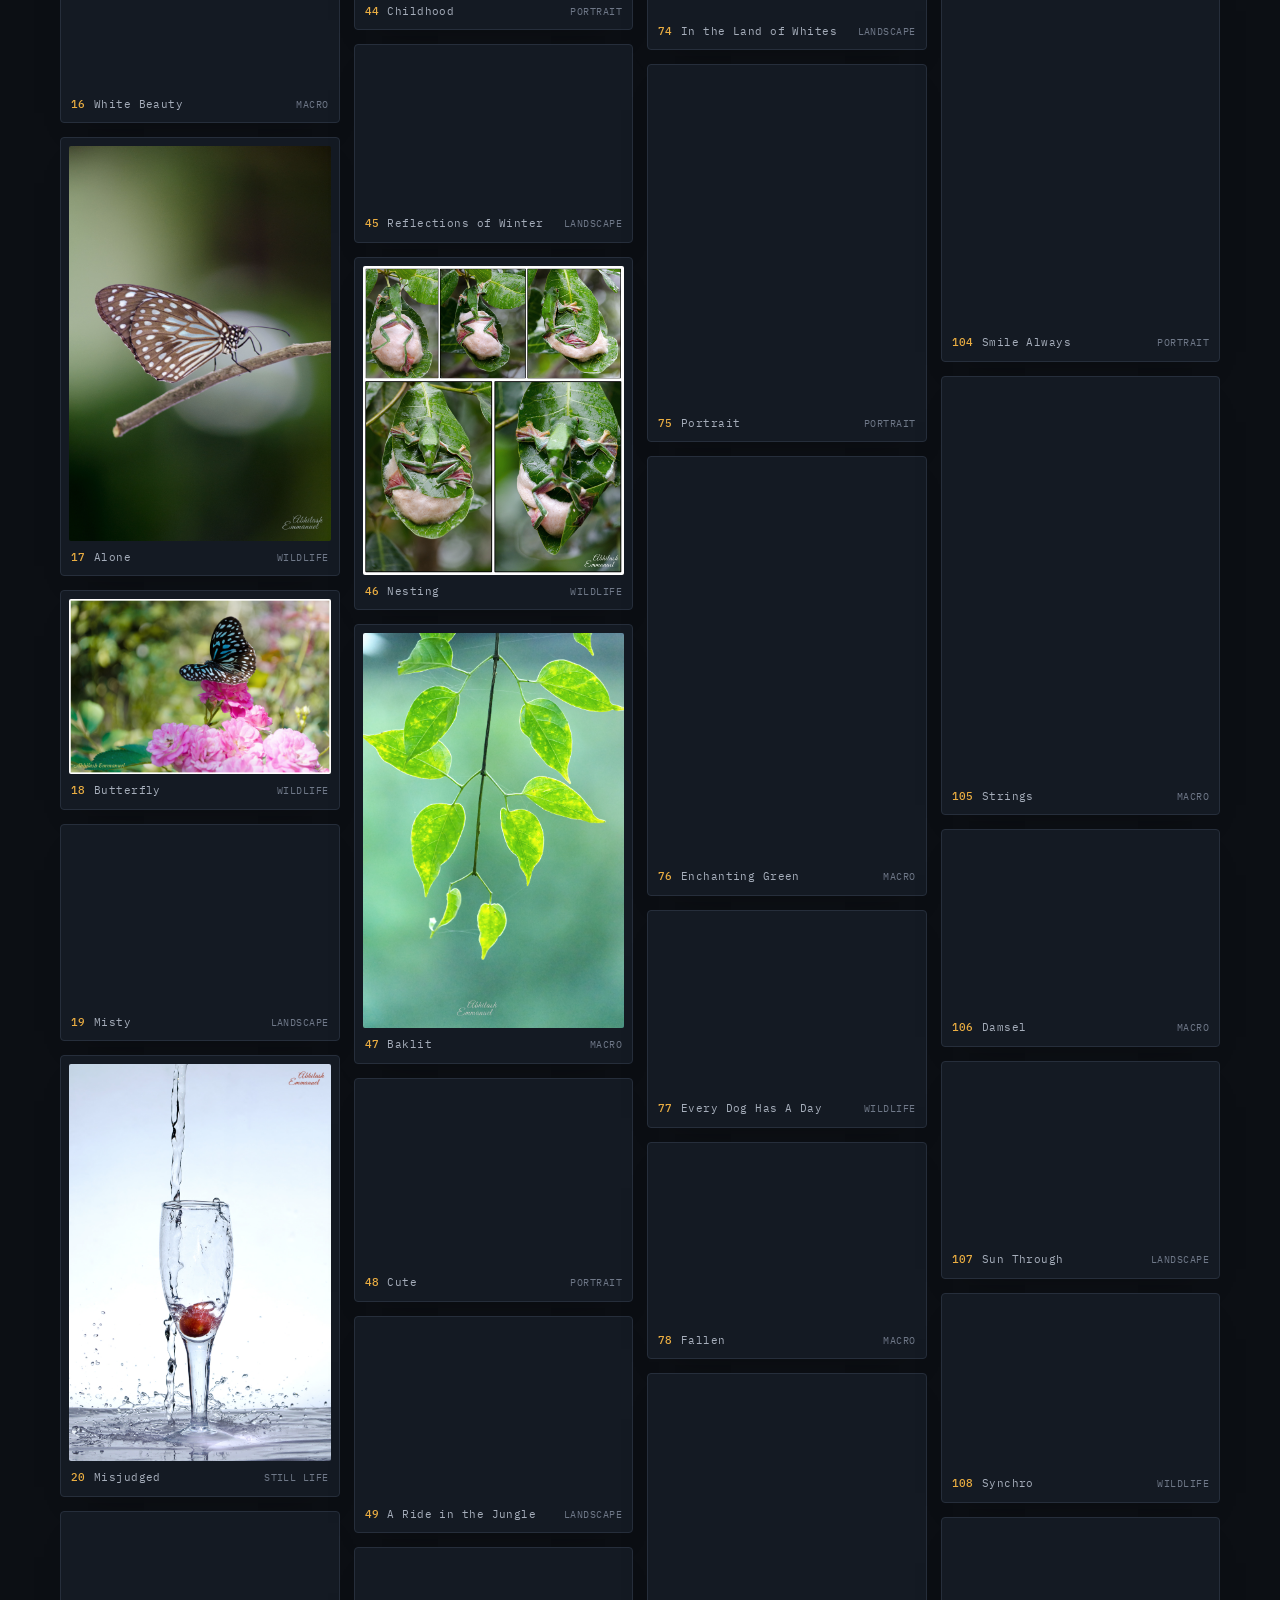
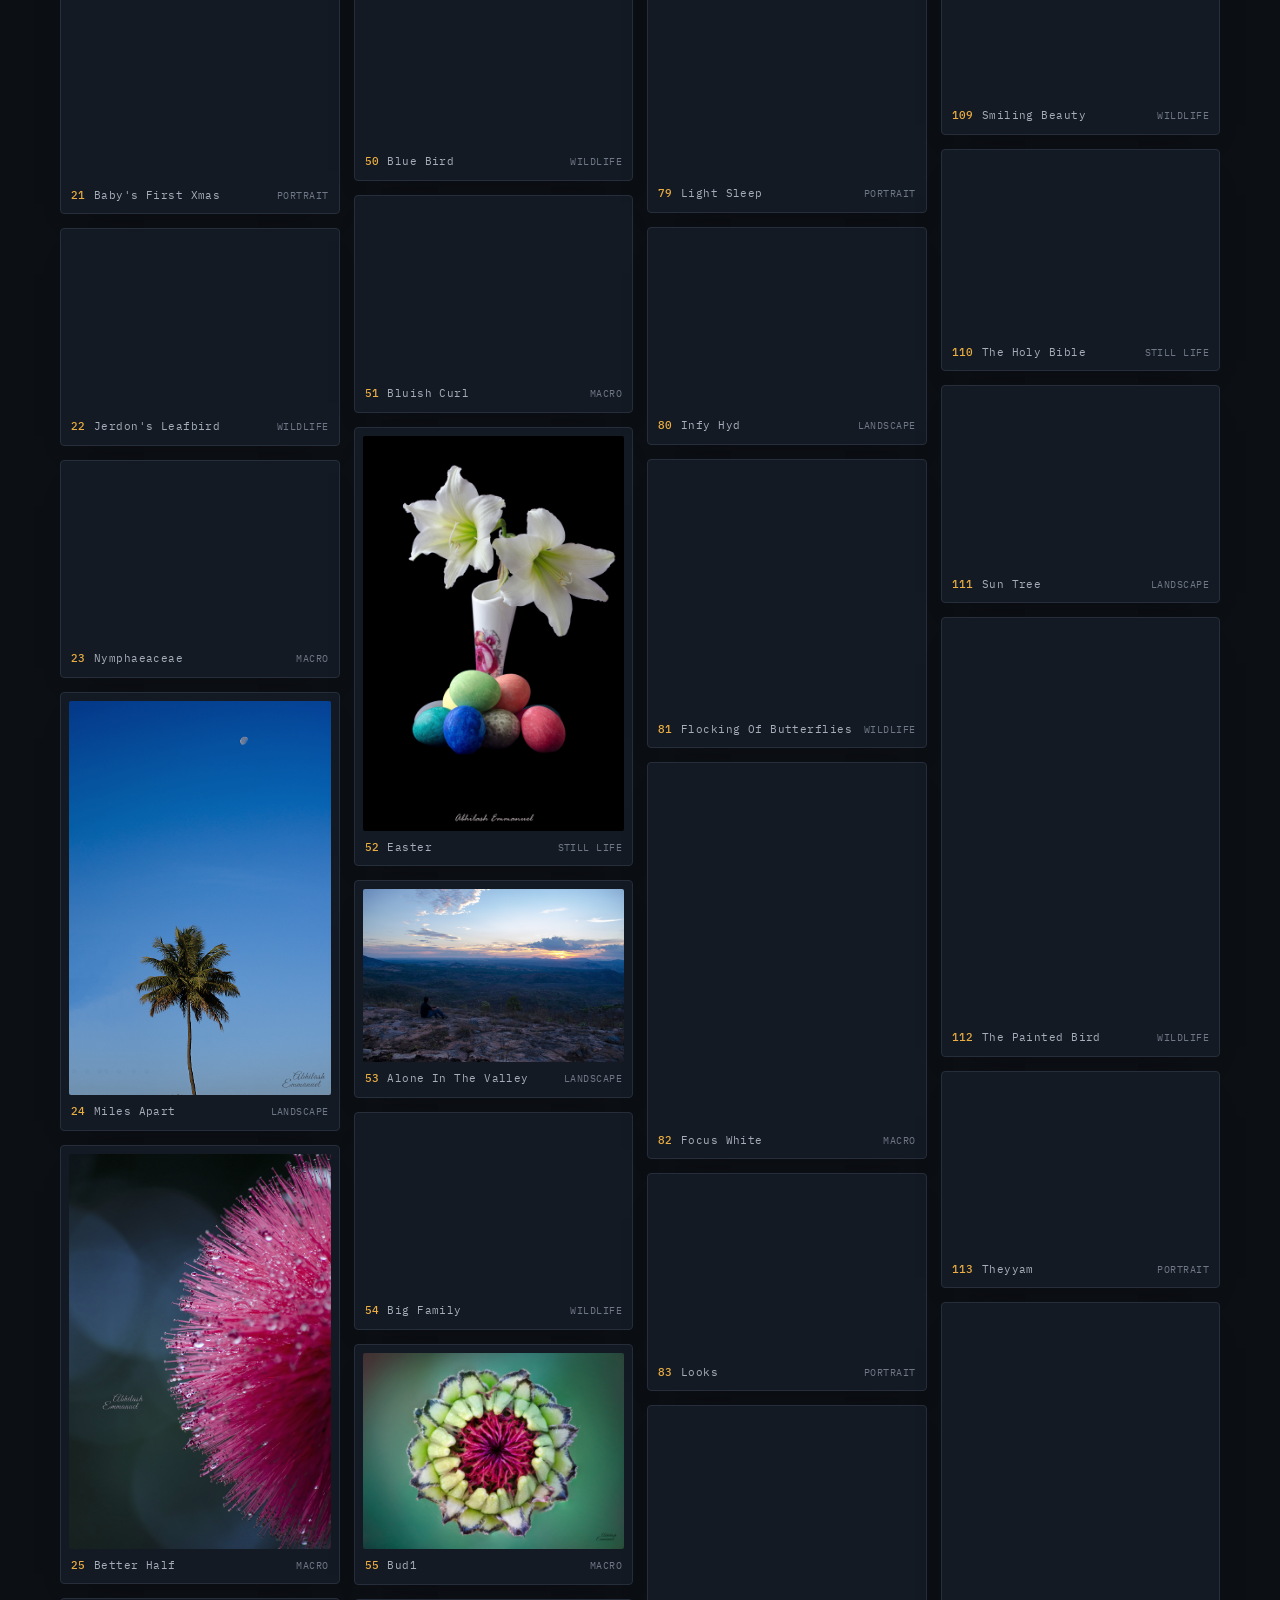
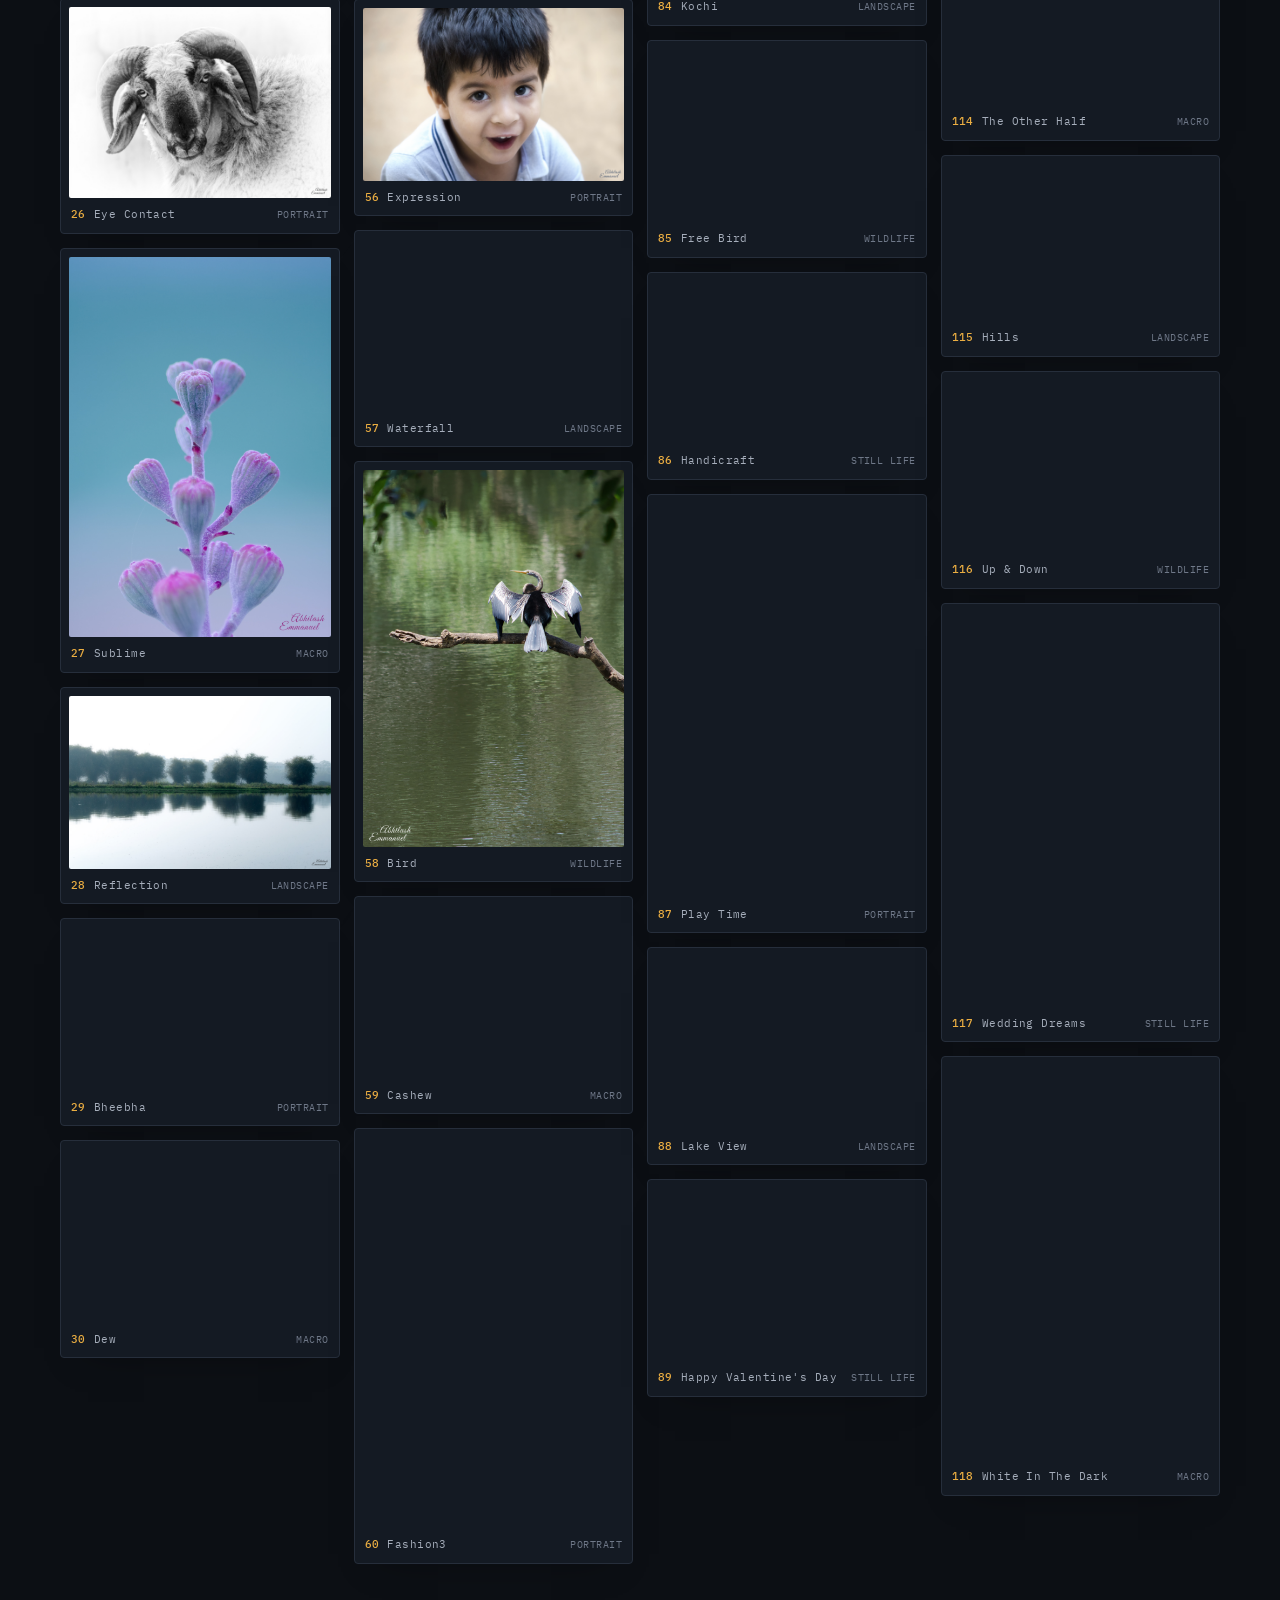
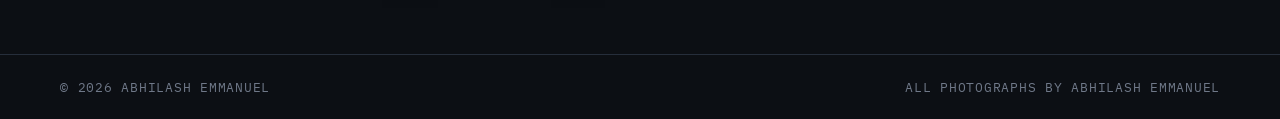
<file: photography.html>
<!DOCTYPE html>
<html lang="en">
<head>
<meta charset="UTF-8">
<meta name="viewport" content="width=device-width, initial-scale=1.0, viewport-fit=cover">
<meta name="theme-color" content="#0c0f14">
<title>Photography · Abhilash Emmanuel</title>
<meta name="description" content="Photography by Abhilash Emmanuel: landscapes, wildlife, portraits and the small details.">
<link rel="icon" href="assets/favicon.svg" type="image/svg+xml">
<link rel="icon" href="assets/favicon.ico" sizes="any">
<!-- Google Analytics (GA4) -->
<script async src="https://www.googletagmanager.com/gtag/js?id=G-QEGD1KLBK4"></script>
<script>
  window.dataLayer = window.dataLayer || [];
  function gtag(){dataLayer.push(arguments);}
  gtag('js', new Date());
  gtag('config', 'G-QEGD1KLBK4');
</script>
<!-- Microsoft Clarity -->
<script type="text/javascript">
  (function(c,l,a,r,i,t,y){c[a]=c[a]||function(){(c[a].q=c[a].q||[]).push(arguments)};t=l.createElement(r);t.async=1;t.src="https://www.clarity.ms/tag/"+i;y=l.getElementsByTagName(r)[0];y.parentNode.insertBefore(t,y);})(window,document,"clarity","script","xcfkmgnenl");
</script>
<meta property="og:title" content="Photography · Abhilash Emmanuel">
<meta property="og:description" content="Landscapes, wildlife, portraits and the small details.">
<meta property="og:image" content="https://abhilashemmanuel.com/assets/propic.jpg">
<meta property="og:type" content="website">
<link rel="preconnect" href="https://fonts.googleapis.com">
<link rel="preconnect" href="https://fonts.gstatic.com" crossorigin>
<link rel="stylesheet" href="https://fonts.googleapis.com/css2?family=Newsreader:ital,opsz,wght@0,6..72,400..600;1,6..72,400..600&family=Hanken+Grotesk:wght@400;500;600&family=IBM+Plex+Mono:wght@400;500&display=swap">
<style>
/* Layout: a contact sheet of every frame. Filters on top, masonry below, a lightbox where each photo develops out of noise. */
:root{
  --bg:#0c0f14; --bg-2:#141a23; --line:#262e3b; --fg:#eee9df; --muted:#a6aebb; --faint:#6f7888;
  --accent:#ebae42; --accent-ink:#0c0f14;
  --display:'Newsreader',Georgia,'Times New Roman',serif;
  --body:'Hanken Grotesk',system-ui,-apple-system,'Segoe UI',sans-serif;
  --mono:'IBM Plex Mono',ui-monospace,Menlo,Consolas,monospace;
  color-scheme:dark;
}
:root[data-theme="light"]{
  --bg:#f3f0ea; --bg-2:#e9e4da; --line:#d4cdc0; --fg:#15171c; --muted:#4f5562; --faint:#7d838e;
  --accent:#9c5f0c; --accent-ink:#f3f0ea; color-scheme:light}
:root{padding-top:env(safe-area-inset-top,0px);padding-bottom:env(safe-area-inset-bottom,0px)}
*{box-sizing:border-box}
body{margin:0;background:var(--bg);color:var(--fg);font-family:var(--body);font-size:17px;line-height:1.6;-webkit-font-smoothing:antialiased;overflow-x:hidden}
a{color:inherit}
a:focus-visible,button:focus-visible{outline:2px solid var(--accent);outline-offset:3px;border-radius:4px}
img{max-width:100%;display:block}
[hidden]{display:none!important}
.wrap{max-width:1240px;margin:0 auto;padding-inline:clamp(16px,4vw,40px)}
.mono{font-family:var(--mono);font-size:12.5px;letter-spacing:.06em;text-transform:uppercase}

nav{position:sticky;top:env(safe-area-inset-top,0px);z-index:20;background:color-mix(in srgb,var(--bg) 88%,transparent);backdrop-filter:blur(10px);border-bottom:1px solid var(--line)}
nav .wrap{display:flex;align-items:center;justify-content:space-between;gap:16px;height:60px}
.brand{font-family:var(--display);font-style:italic;font-size:23px;text-decoration:none}
.brand b{color:var(--accent);font-weight:500}
.theme{background:none;border:1px solid var(--line);color:var(--muted);width:34px;height:34px;border-radius:50%;cursor:pointer;font-size:15px;line-height:1;display:inline-flex;align-items:center;justify-content:center;transition:all .2s}
.theme:hover{border-color:var(--accent);color:var(--accent)}
.back{text-decoration:none;color:var(--muted)}
.back:hover{color:var(--accent)}

.head{padding-block:clamp(48px,7vw,88px) 28px}
.head .eyebrow{color:var(--accent);margin-bottom:16px}
.head h1{font-family:var(--display);font-weight:500;font-size:clamp(50px,8vw,104px);line-height:.95;margin:0;letter-spacing:-.015em}
.head h1 em{color:var(--accent)}
.head p{color:var(--muted);max-width:34em;margin:20px 0 0}

.controls{position:sticky;top:calc(env(safe-area-inset-top,0px) + 60px);z-index:15;background:color-mix(in srgb,var(--bg) 92%,transparent);backdrop-filter:blur(8px);border-block:1px solid var(--line);padding-block:14px}
.controls .wrap{display:flex;gap:8px;flex-wrap:wrap;align-items:center}
.cat{font-family:var(--mono);font-size:12.5px;letter-spacing:.04em;border:1px solid var(--line);background:none;color:var(--muted);padding:8px 14px;border-radius:999px;cursor:pointer;transition:all .15s}
.cat:hover{border-color:var(--accent);color:var(--accent)}
.cat[aria-pressed="true"]{background:var(--accent);border-color:var(--accent);color:var(--accent-ink)}
.cat sup{font-size:10px;opacity:.75;margin-left:3px}
.controls .count{margin-left:auto;color:var(--faint);font-variant-numeric:tabular-nums;text-transform:none}

.sheet{padding-block:28px 90px}
.cols{columns:4 260px;column-gap:14px}
.tile{break-inside:avoid;margin:0 0 14px;display:block;width:100%;padding:8px 8px 0;border:1px solid var(--line);background:var(--bg-2);border-radius:4px;box-shadow:0 18px 36px -28px rgba(0,0,0,.5);transition:border-color .2s;overflow:hidden;cursor:zoom-in;position:relative;text-align:left;color:inherit;font:inherit}
.tile img{width:100%;height:auto;transition:transform .5s,filter .3s;filter:saturate(.92)}
.tile:hover,.tile:focus-visible{border-color:var(--accent)}
.tile img{border-radius:2px}
.tile:hover img,.tile:focus-visible img{filter:saturate(1.1)}
.tile .cap{display:flex;gap:8px;align-items:baseline;padding:8px 2px 9px;font-family:var(--mono);font-size:11px;letter-spacing:.04em;color:var(--muted)}
.tile .cap b{color:var(--accent);font-weight:500;font-variant-numeric:tabular-nums}
.tile .cap span:last-child{margin-left:auto;color:var(--faint);text-transform:uppercase;font-size:10px}

/* lightbox: always a dark viewing room */
.lb{position:fixed;inset:0;z-index:100;display:flex;flex-direction:column;background:rgba(6,8,11,.96);color:#eee9df;padding:calc(env(safe-area-inset-top,0px) + 14px) 16px calc(env(safe-area-inset-bottom,0px) + 14px)}
.lb .bar{display:flex;justify-content:space-between;align-items:center;gap:12px;font-family:var(--mono);font-size:12px;letter-spacing:.06em;color:#a6aebb}
.lb .bar b{color:#ebae42;font-weight:500;font-variant-numeric:tabular-nums}
.lb .stage{flex:1;min-height:0;display:flex;align-items:center;justify-content:center;position:relative;margin-block:12px}
.lb .frame{position:relative;max-width:100%;max-height:100%;display:flex}
.lb .frame img{max-width:min(1400px,100%);max-height:calc(100vh - 150px);width:auto;height:auto;object-fit:contain;border-radius:2px;transition:filter .7s cubic-bezier(.2,.7,.2,1)}
.lb .frame canvas{position:absolute;inset:0;width:100%;height:100%;pointer-events:none;transition:opacity .8s cubic-bezier(.2,.7,.2,1);mix-blend-mode:normal}
.lb.developing .frame img{filter:blur(18px) saturate(.4)}
.lb .title{display:flex;justify-content:space-between;align-items:baseline;gap:12px;flex-wrap:wrap}
.lb .title h2{font-family:var(--display);font-style:italic;font-weight:500;font-size:clamp(22px,3vw,32px);margin:0}
.lb .title span{font-family:var(--mono);font-size:12px;color:#e7c27e;text-transform:uppercase;letter-spacing:.06em}
.lb button{font:inherit;cursor:pointer;color:#eee9df;background:rgba(20,26,35,.9);border:1px solid #2c3442;border-radius:999px;transition:all .15s}
.lb button:hover{border-color:#ebae42;color:#ebae42}
.lb .x{padding:7px 14px;font-family:var(--mono);font-size:12px;letter-spacing:.06em}
.lb .nav{position:absolute;top:50%;transform:translateY(-50%);width:48px;height:48px;font-size:24px;line-height:1;display:flex;align-items:center;justify-content:center;z-index:2}
.lb .prev{left:4px}.lb .next{right:4px}
@media (max-width:640px){.cols{columns:2 150px;column-gap:10px}.tile{margin-bottom:10px}.lb .nav{width:40px;height:40px;font-size:20px}}

footer{border-top:1px solid var(--line);padding-block:22px;color:var(--faint)}
footer .wrap{display:flex;justify-content:space-between;gap:12px;flex-wrap:wrap}
@media (prefers-reduced-motion:reduce){*{transition:none!important}}
</style>
</head>
<body>
<nav><div class="wrap">
  <a class="brand" href="index.html">Abhilash <b>Emmanuel</b></a>
  <span style="display:flex;gap:16px;align-items:center"><a class="back mono" href="index.html">← Back to the story</a><button class="theme" id="themeBtn" type="button" aria-label="Switch theme">◐</button></span>
</div></nav>

<header class="head"><div class="wrap">
  <div class="eyebrow mono">Photography · <span id="total"></span> frames</div>
  <h1>Through the <em>lens.</em></h1>
  <p>Landscapes, wildlife, portraits and the small details, shot off the clock. Same habit as the day job: wait for the noise to settle, then press the shutter. Open any frame to see it develop.</p>
</div></header>

<div class="controls"><div class="wrap" id="cats" role="toolbar" aria-label="Filter by category">
  <span class="count mono" id="count"></span>
</div></div>

<main class="sheet"><div class="wrap"><div class="cols" id="cols"></div></div></main>

<div class="lb" id="lb" role="dialog" aria-modal="true" aria-labelledby="lbt" hidden>
  <div class="bar"><span>frame <b id="lbn"></b> / <span id="lbof"></span></span><button class="x" id="lbx" type="button">Close ✕</button></div>
  <div class="stage">
    <button class="nav prev" id="lbprev" type="button" aria-label="Previous photo">‹</button>
    <div class="frame"><img id="lbimg" alt=""><canvas id="grain"></canvas></div>
    <button class="nav next" id="lbnext" type="button" aria-label="Next photo">›</button>
  </div>
  <div class="title"><h2 id="lbt"></h2><span id="lbc"></span></div>
</div>

<footer class="mono"><div class="wrap"><span>© 2026 Abhilash Emmanuel</span><span>All photographs by Abhilash Emmanuel</span></div></footer>

<script>
(() => {
  const root = document.documentElement, btn = document.getElementById('themeBtn');
  try { const t = localStorage.getItem('ae-theme'); if (t === 'dark' || t === 'light') root.dataset.theme = t; } catch {}
  const isDark = () => root.dataset.theme !== 'light';
  const label = () => btn.setAttribute('aria-label', isDark() ? 'Switch to light theme' : 'Switch to dark theme');
  label();
  btn.addEventListener('click', () => {
    root.dataset.theme = isDark() ? 'light' : 'dark'; label();
    try { localStorage.setItem('ae-theme', root.dataset.theme); } catch {}
  });
})();
</script>
<script>
(() => {
  /* [category, title, file, width, height] */
  const FRAMES = [["macro", "Moon", "moon.jpg", 1200, 769], ["port", "Baby", "Baby_bw.jpg", 1600, 1120], ["wild", "Chase for Honey", "Chase-for-Honey.jpg", 1200, 805], ["land", "Pictured Rocks", "Pictured Rocks.jpg", 1389, 920], ["macro", "Pattern", "Pattern.jpg", 1200, 795], ["port", "Weathered", "pure-leather.jpg", 795, 1200], ["wild", "Wings", "wings.jpg", 1200, 730], ["land", "The Blushing Sun", "The-Blushing-Sun.jpg", 1200, 795], ["macro", "Crimson", "red.jpg", 1200, 795], ["port", "Angels And Colours", "Angels and Colours.jpg", 795, 1200], ["wild", "Purple Rumped Sunbird", "Purple-rumped-Sunbird.jpg", 1200, 1146], ["land", "Maroon Bells", "maroon bells.jpg", 1200, 800], ["macro", "Beauty And The Bokeh", "Beauty-and-the-Bokeh.jpg", 1400, 927], ["port", "Sijo", "Sijo.jpg", 1200, 742], ["land", "Miners Castle", "Miners Castle.jpg", 1379, 2083], ["macro", "White Beauty", "white-beauty.jpg", 1200, 791], ["wild", "Alone", "alone-color.jpg", 795, 1200], ["wild", "Butterfly", "butterfly.jpg", 1500, 1001], ["land", "Misty", "Misty.jpg", 1200, 795], ["still", "Misjudged", "misjudged.jpg", 791, 1200], ["port", "Baby's First Xmas", "Babys-First-Xmas.jpg", 1400, 1386], ["wild", "Jerdon's Leafbird", "Jerdon_s-Leafbird.jpg", 1200, 795], ["macro", "Nymphaeaceae", "Nymphaeaceae.jpg", 1400, 927], ["land", "Miles Apart", "Miles-Apart.jpg", 795, 1200], ["macro", "Better Half", "Better Half.jpg", 795, 1200], ["port", "Eye Contact", "eye-contact.jpg", 1200, 876], ["macro", "Sublime", "sublime.jpg", 825, 1200], ["land", "Reflection", "Relection.jpg", 1400, 927], ["port", "Bheebha", "bheebha.jpg", 1149, 718], ["macro", "Dew", "dew.jpg", 1500, 994], ["wild", "Flight", "flight.jpg", 1500, 974], ["land", "An Epic Journey", "an-epic-journey.jpg", 1200, 795], ["port", "Boy In The Street", "boy in the street.jpg", 927, 1400], ["macro", "Spiral", "spiral.jpg", 927, 1400], ["wild", "Spotted Deer", "Spotted Deer.jpg", 1200, 806], ["land", "Chicago Night", "Chicago Night.jpg", 1568, 941], ["wild", "Care", "care.jpg", 1024, 1419], ["wild", "Migration", "Migration.jpg", 1086, 1200], ["macro", "The Last Leaf", "The-Last-Leaf.jpg", 731, 1400], ["wild", "Childhood Friends", "Childhood Friends.jpg", 1400, 937], ["land", "Cochin Waves", "Cochin Waves.jpg", 1400, 825], ["wild", "Honey, I'm Home", "Honey,-I_m-Home.jpg", 1200, 948], ["macro", "Another Curl", "Another-Curl.jpg", 1200, 795], ["port", "Childhood", "childhood.jpg", 1200, 878], ["land", "Reflections of Winter", "Reflections-of-winter.jpg", 1385, 817], ["wild", "Nesting", "Nesting.jpg", 1016, 1200], ["macro", "Baklit", "baklit.jpg", 795, 1200], ["port", "Cute", "cute.jpg", 1200, 823], ["land", "A Ride in the Jungle", "A-ride-in-the-jungle.jpg", 1200, 795], ["wild", "Blue Bird", "blue-bird.jpg", 1200, 867], ["macro", "Bluish Curl", "bluish-curl.jpg", 1200, 795], ["still", "Easter", "easter.jpg", 1200, 1812], ["land", "Alone In The Valley", "alone-in-the-valley.jpg", 1600, 1060], ["wild", "Big Family", "big-family.jpg", 1200, 795], ["macro", "Bud1", "bud1.jpg", 1200, 900], ["port", "Expression", "expression.jpg", 1200, 795], ["land", "Waterfall", "CBG.jpg", 1600, 1053], ["wild", "Bird", "bird.jpg", 833, 1200], ["macro", "Cashew", "Cashew.jpg", 1200, 795], ["port", "Fashion3", "fashion3.jpg", 803, 1200], ["still", "Clipart", "clipart.jpg", 795, 1200], ["wild", "Birdie", "birdie.jpg", 927, 1400], ["land", "Chicago", "Chicago.jpg", 1282, 900], ["wild", "Fishing", "fishing.jpg", 1200, 800], ["macro", "Curly", "curly.jpg", 795, 1200], ["wild", "Catface", "catface.jpg", 1500, 994], ["land", "Forest Hut", "Forest hut.jpg", 1200, 795], ["wild", "Getogether", "getogether.jpg", 1200, 795], ["macro", "Dark Curls", "dark curls.jpg", 927, 1400], ["wild", "Congregation", "congregation.jpg", 1200, 795], ["land", "Height Of Summer", "height-of-summer.jpg", 1200, 795], ["still", "Happy Easter", "happy easter.jpg", 1200, 803], ["wild", "Duo", "duo.jpg", 1200, 757], ["land", "In the Land of Whites", "In the land of whites.jpg", 795, 1200], ["port", "Portrait", "kp.jpg", 941, 1200], ["macro", "Enchanting Green", "Enchanting-Green.jpg", 927, 1400], ["wild", "Every Dog Has A Day", "every dog has a day.jpg", 1200, 795], ["macro", "Fallen", "fallen.jpg", 1400, 927], ["port", "Light Sleep", "light-sleep.jpg", 927, 1400], ["land", "Infy Hyd", "Infy-Hyd.jpg", 1400, 927], ["wild", "Flocking Of Butterflies", "flocking of butterflies.jpg", 1200, 1124], ["macro", "Focus White", "focus white.jpg", 927, 1250], ["port", "Looks", "looks.jpg", 1200, 795], ["land", "Kochi", "Kochi.jpg", 1400, 942], ["wild", "Free Bird", "Free Bird.jpg", 1400, 927], ["still", "Handicraft", "Handicraft.jpg", 1200, 751], ["port", "Play Time", "play time.jpg", 927, 1400], ["land", "Lake View", "lake view.jpg", 1500, 994], ["still", "Happy Valentine's Day", "Happy Valentine_s Day.jpg", 1200, 795], ["still", "Jurassic", "Jurassic.jpg", 797, 1200], ["port", "Sibling", "sibling.jpg", 927, 1400], ["wild", "Morning Walk", "MorningWalk.jpg", 1200, 795], ["macro", "New Year", "HNY.jpg", 1200, 795], ["still", "Lightly", "lightly.jpg", 1400, 970], ["still", "Drinks Break", "Drinks-Break.jpg", 795, 1200], ["port", "Siblings", "siblings.jpg", 1200, 795], ["land", "Sky Land", "sky land.jpg", 1400, 927], ["macro", "Pepper", "Pepper.jpg", 927, 1400], ["wild", "Preying", "preying.jpg", 1600, 1244], ["port", "Sleep With A Story", "sleep with a story.jpg", 1200, 795], ["macro", "Shattered", "Shattered.jpg", 1200, 1096], ["land", "Skyline", "skyline.jpg", 1200, 908], ["wild", "Shall I Come With You", "Shall I come with u.jpg", 1200, 795], ["port", "Smile Always", "smile always.jpg", 795, 1071], ["macro", "Strings", "Strings.jpg", 795, 1200], ["macro", "Damsel", "damsel.jpg", 1400, 927], ["land", "Sun Through", "sun-through.jpg", 1500, 994], ["wild", "Synchro", "synchro.jpg", 1200, 759], ["wild", "Smiling Beauty", "smiling beauty.jpg", 1500, 994], ["still", "The Holy Bible", "the-holy-bible.jpg", 1200, 817], ["land", "Sun Tree", "sun-tree.jpg", 1200, 795], ["wild", "The Painted Bird", "The Painted Bird.jpg", 927, 1400], ["port", "Theyyam", "theyyam.jpg", 1400, 927], ["macro", "The Other Half", "The-Other-Half.jpg", 683, 1028], ["land", "Hills", "wp.jpg", 1400, 845], ["wild", "Up & Down", "up&down.jpg", 1200, 795], ["still", "Wedding Dreams", "Wedding Dreams.jpg", 795, 1200], ["macro", "White In The Dark", "white in the dark.jpg", 927, 1400]];
  const LABELS = {all:'All', land:'Landscape', wild:'Wildlife', port:'Portrait', macro:'Macro', still:'Still life'};
  const reduce = matchMedia('(prefers-reduced-motion: reduce)').matches;
  const $ = id => document.getElementById(id);
  const src = f => 'assets/photography/' + encodeURIComponent(f);
  const cols = $('cols'), cats = $('cats');
  let view = [], idx = 0, filter = 'all', lastFocus = null;

  $('total').textContent = FRAMES.length;
  Object.keys(LABELS).forEach(k => {
    const n = k === 'all' ? FRAMES.length : FRAMES.filter(f => f[0] === k).length;
    const b = document.createElement('button');
    b.className = 'cat'; b.type = 'button'; b.dataset.cat = k; b.setAttribute('aria-pressed', String(k === 'all'));
    b.innerHTML = `${LABELS[k]}<sup>${n}</sup>`;
    cats.insertBefore(b, $('count'));
  });

  function render(){
    view = FRAMES.filter(f => filter === 'all' || f[0] === filter);
    cols.textContent = '';
    view.forEach((f, i) => {
      const t = document.createElement('button');
      t.className = 'tile'; t.type = 'button';
      t.setAttribute('aria-label', `Open ${f[1]}`);
      const img = document.createElement('img');
      img.src = src(f[2]); img.alt = f[1]; img.width = f[3]; img.height = f[4];
      img.loading = i < 8 ? 'eager' : 'lazy'; img.decoding = 'async';
      const cap = document.createElement('div'); cap.className = 'cap';
      cap.innerHTML = `<b>${String(i+1).padStart(2,'0')}</b><span></span><span>${LABELS[f[0]]}</span>`;
      cap.children[1].textContent = f[1];
      t.append(img, cap);
      t.addEventListener('click', () => openLb(i, t));
      cols.append(t);
    });
    $('count').textContent = `${view.length} shown`;
  }
  cats.addEventListener('click', e => {
    const b = e.target.closest('.cat'); if (!b) return;
    filter = b.dataset.cat;
    cats.querySelectorAll('.cat').forEach(x => x.setAttribute('aria-pressed', String(x === b)));
    render();
  });
  render();

  /* lightbox: each frame develops out of grain */
  const lb = $('lb'), lbimg = $('lbimg'), grain = $('grain'), g = grain.getContext('2d');
  let grainRaf = 0;
  function drawGrain(){
    const w = grain.width = Math.max(1, grain.clientWidth >> 1), h = grain.height = Math.max(1, grain.clientHeight >> 1);
    const d = g.createImageData(w, h), a = d.data;
    for (let i = 0; i < a.length; i += 4){ const v = Math.random()*255; a[i] = v*.9 + Math.random()*25; a[i+1] = v; a[i+2] = v*.95 + Math.random()*25; a[i+3] = 255; }
    g.putImageData(d, 0, 0);
  }
  function develop(){
    cancelAnimationFrame(grainRaf);
    if (reduce){ grain.style.opacity = 0; lb.classList.remove('developing'); return; }
    lb.classList.add('developing'); grain.style.transition = 'none'; grain.style.opacity = 1;
    const t0 = performance.now();
    (function loop(now){ drawGrain(); if (now - t0 < 900) grainRaf = requestAnimationFrame(loop); })(t0);
    requestAnimationFrame(() => requestAnimationFrame(() => {
      grain.style.transition = ''; grain.style.opacity = 0; lb.classList.remove('developing');
    }));
  }
  function show(){
    const f = view[idx];
    $('lbn').textContent = String(idx+1).padStart(2,'0'); $('lbof').textContent = view.length;
    $('lbt').textContent = f[1]; $('lbc').textContent = LABELS[f[0]];
    lbimg.alt = f[1];
    lbimg.onload = develop;
    lbimg.src = src(f[2]);
    if (lbimg.complete) develop();
    [-1, 1].forEach(d => { const n = view[(idx + d + view.length) % view.length]; new Image().src = src(n[2]); });
  }
  function openLb(i, from){ idx = i; lastFocus = from; lb.hidden = false; document.body.style.overflow = 'hidden'; show(); $('lbx').focus(); }
  function closeLb(){ lb.hidden = true; document.body.style.overflow = ''; cancelAnimationFrame(grainRaf); lastFocus && lastFocus.focus(); }
  const step = d => { idx = (idx + d + view.length) % view.length; show(); };
  $('lbx').addEventListener('click', closeLb);
  $('lbprev').addEventListener('click', () => step(-1));
  $('lbnext').addEventListener('click', () => step(1));
  lb.addEventListener('click', e => { if (e.target === lb || e.target.classList.contains('stage')) closeLb(); });
  addEventListener('keydown', e => {
    if (lb.hidden) return;
    if (e.key === 'Escape') closeLb();
    else if (e.key === 'ArrowRight') step(1);
    else if (e.key === 'ArrowLeft') step(-1);
  });
  let sx = null;
  lb.addEventListener('touchstart', e => { sx = e.touches[0].clientX; }, {passive:true});
  lb.addEventListener('touchend', e => { if (sx === null) return; const dx = e.changedTouches[0].clientX - sx; if (Math.abs(dx) > 50) step(dx < 0 ? 1 : -1); sx = null; });
})();
</script>
</body>
</html>
</file>
